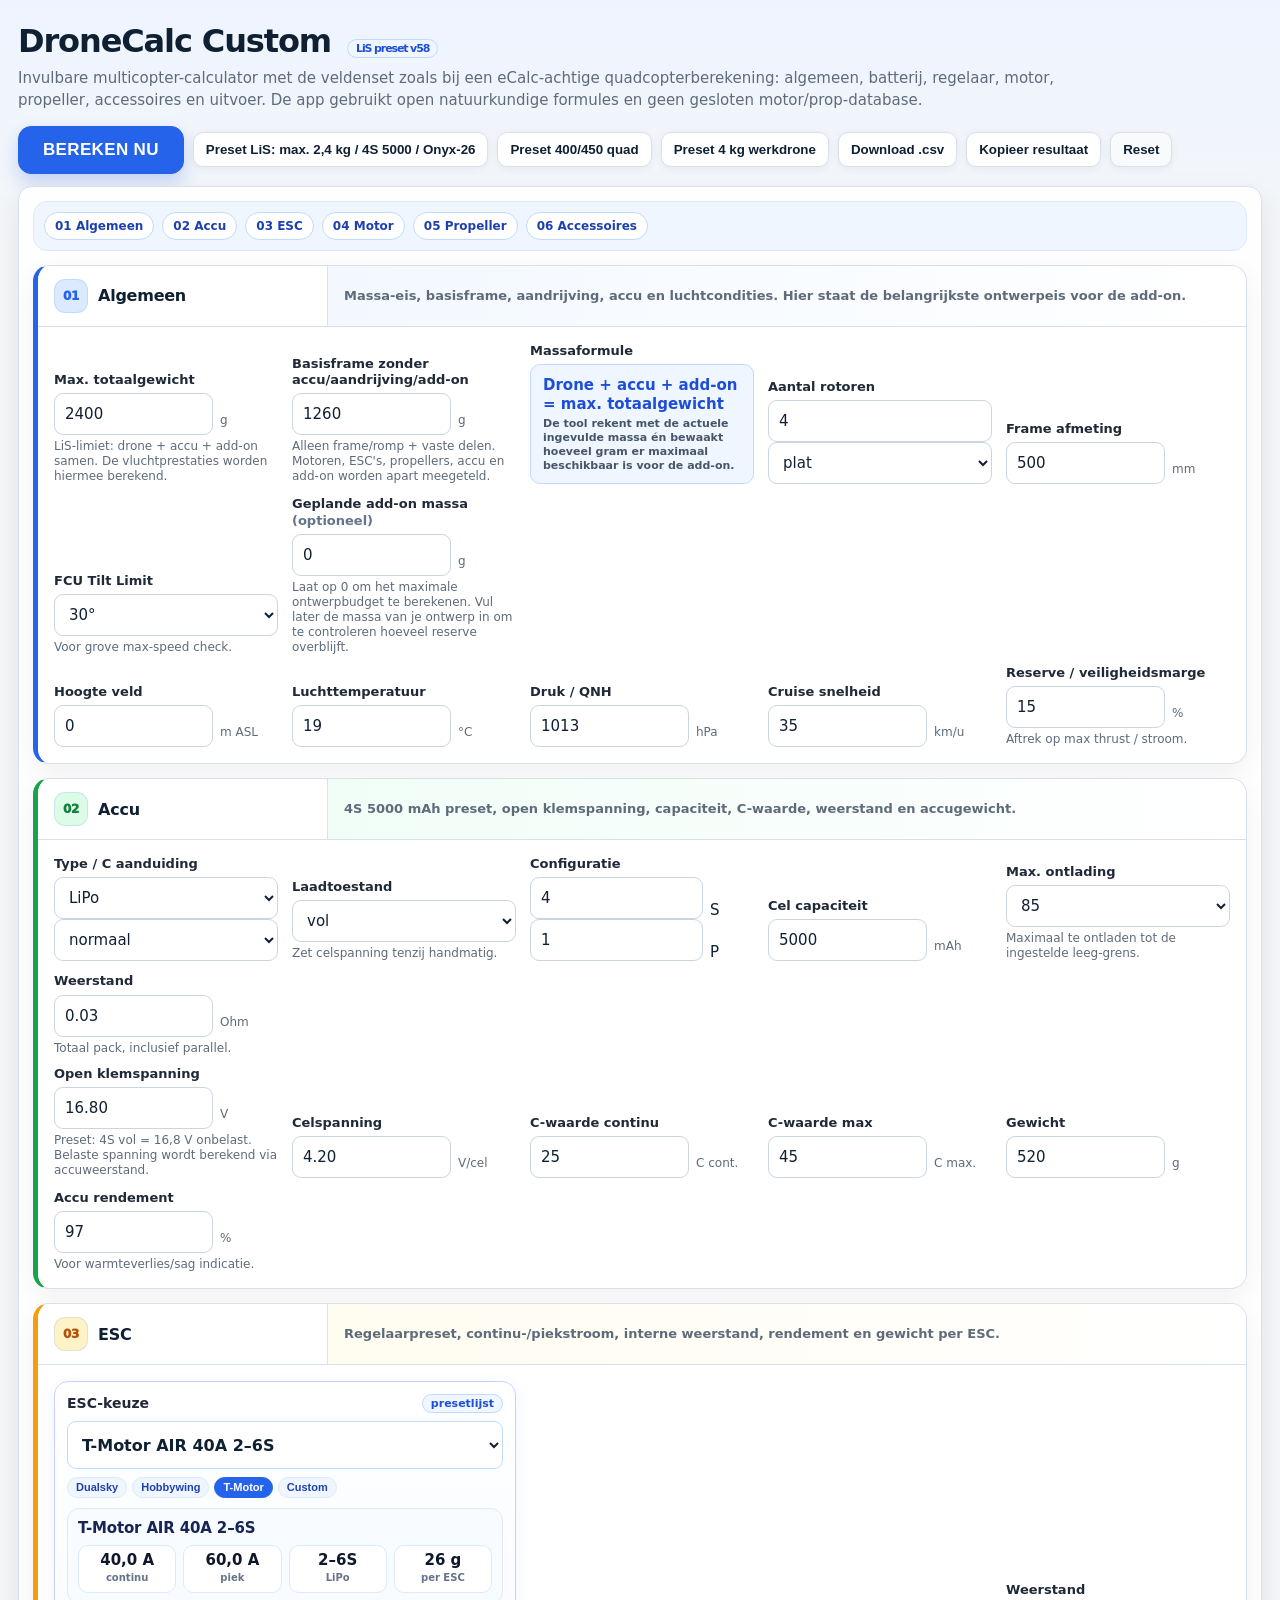
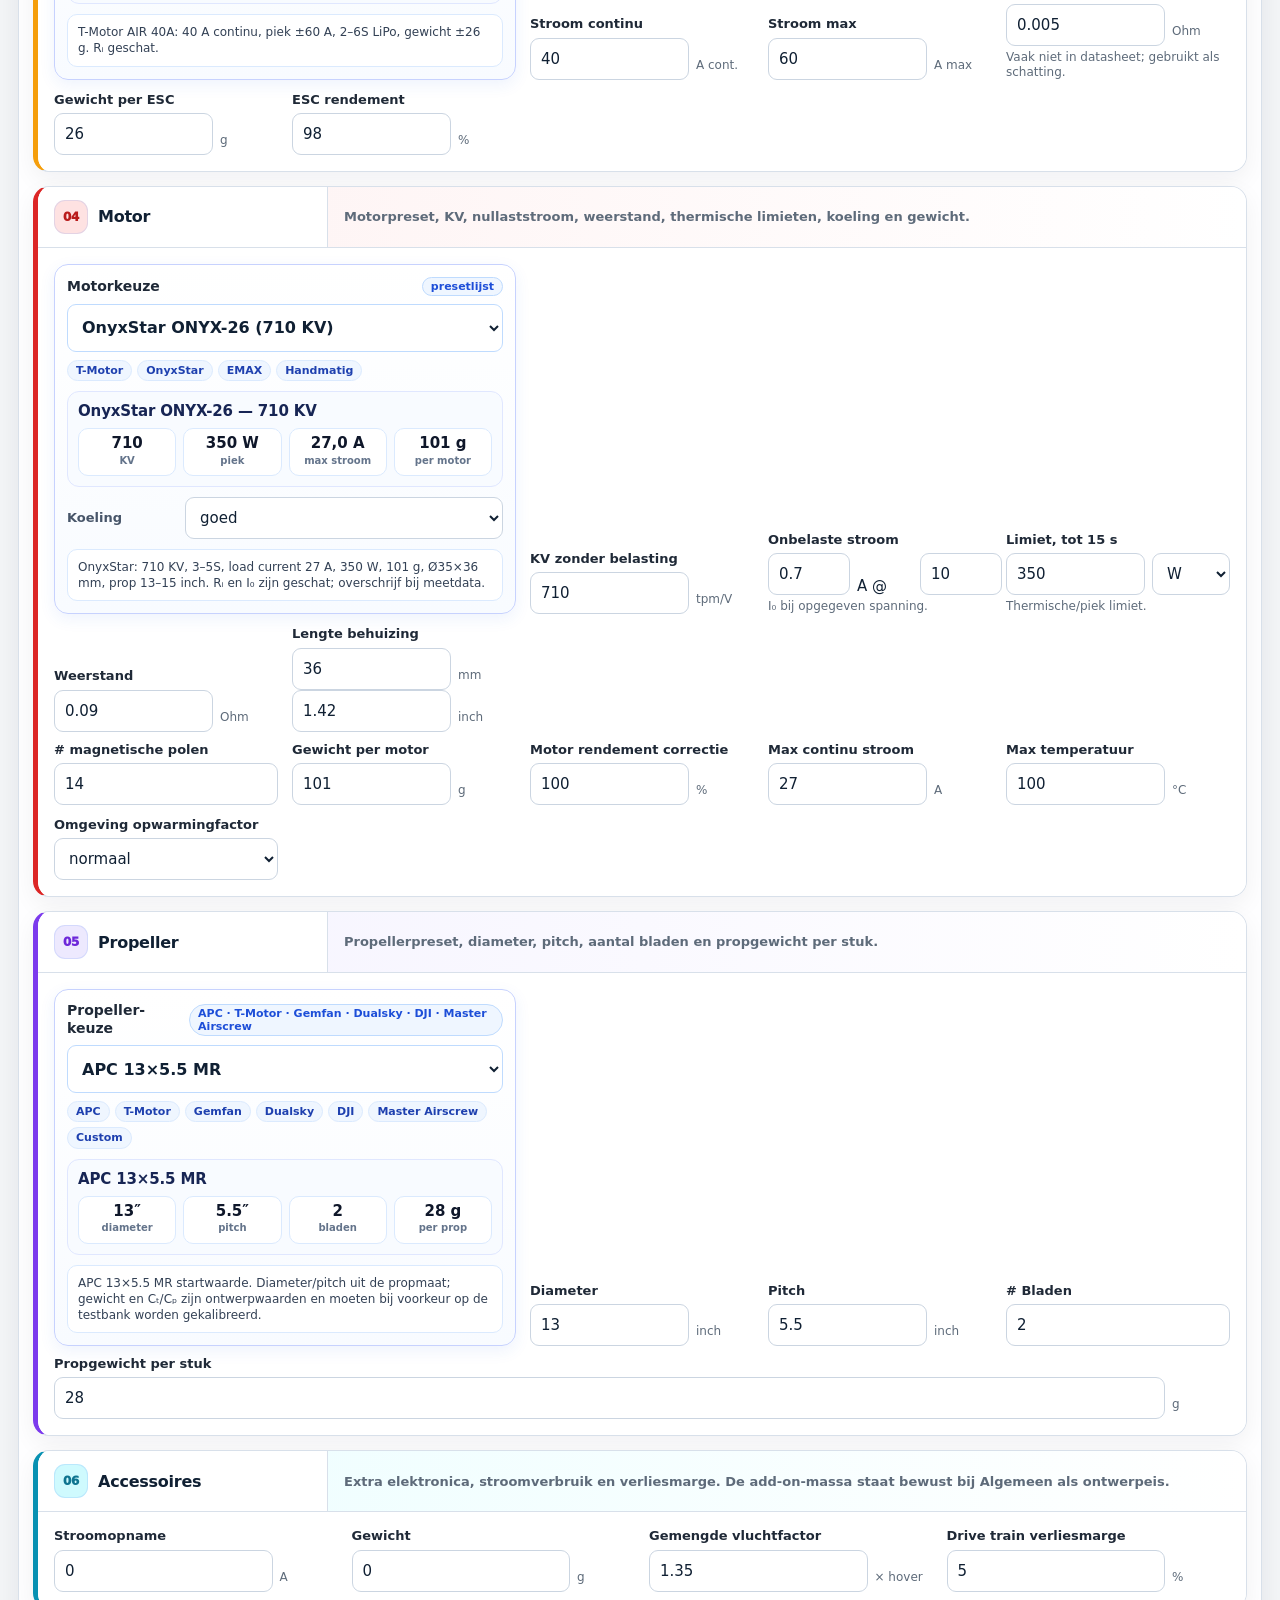
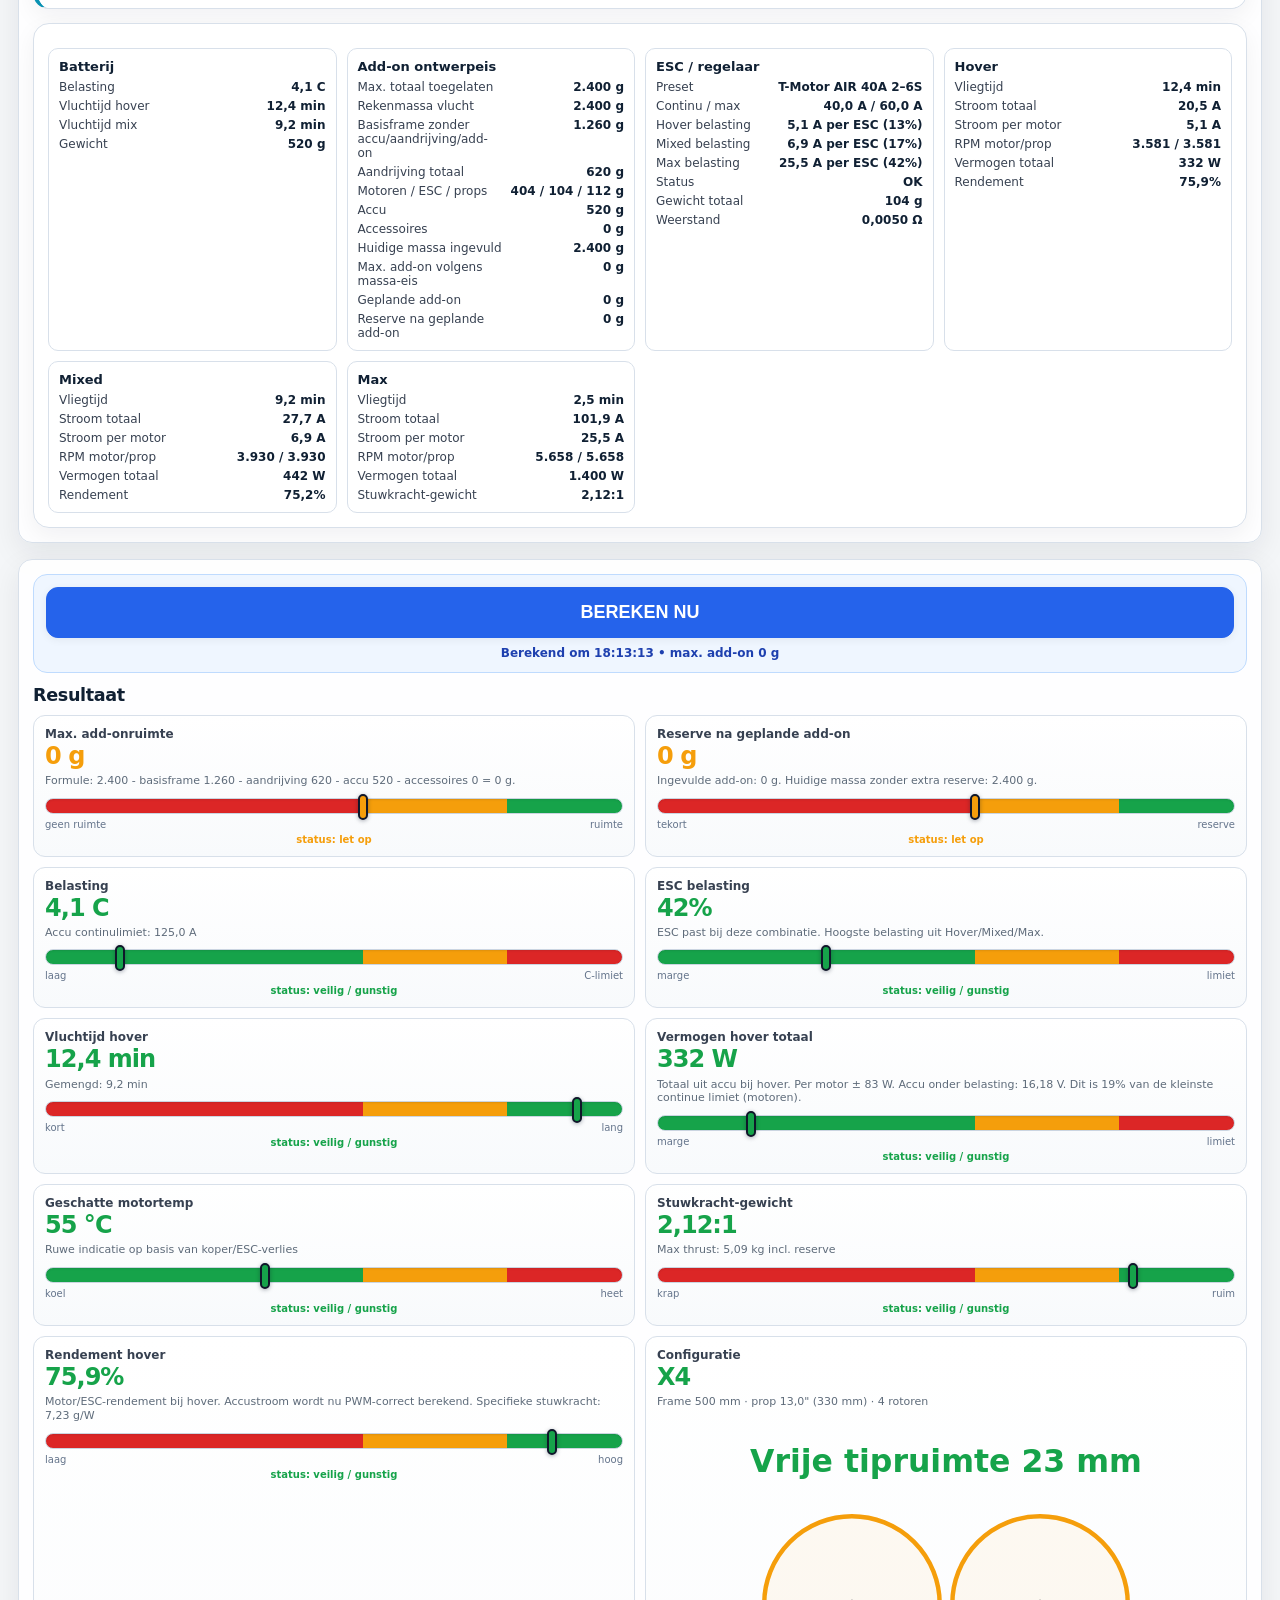
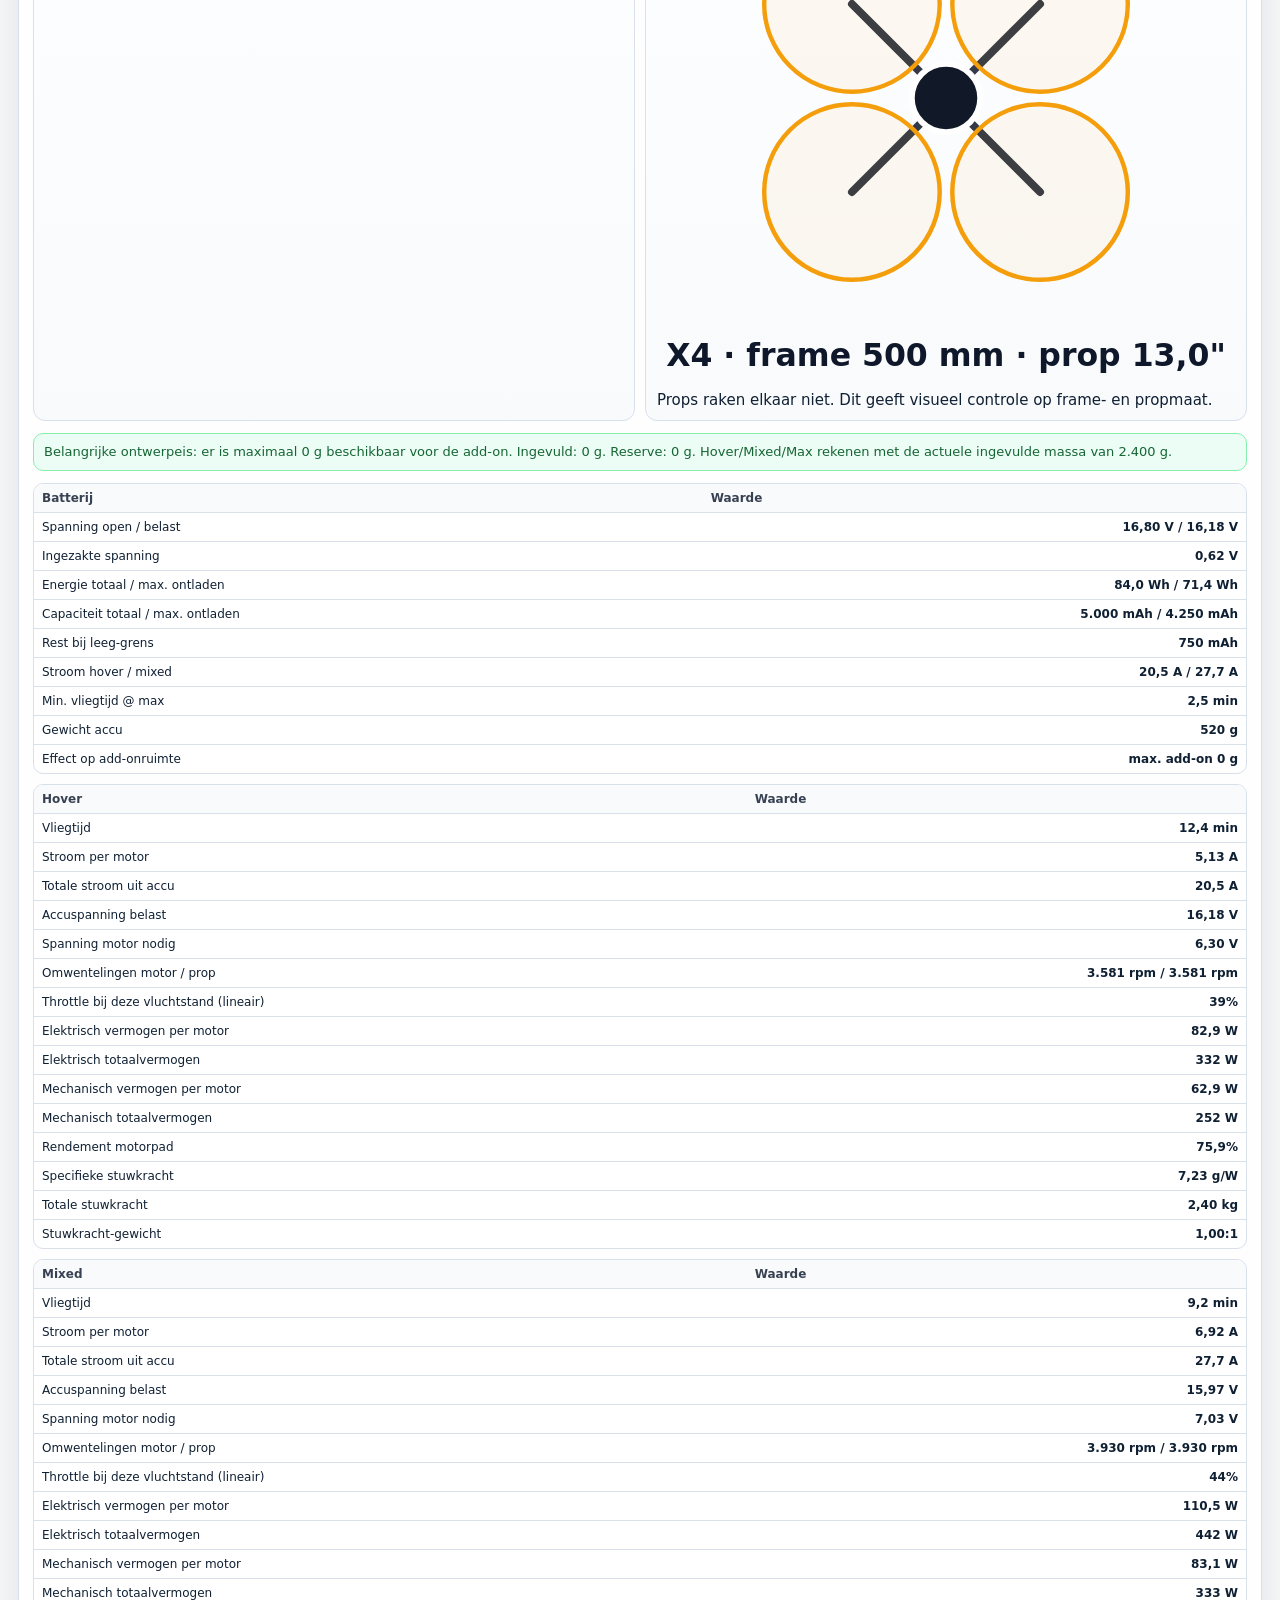
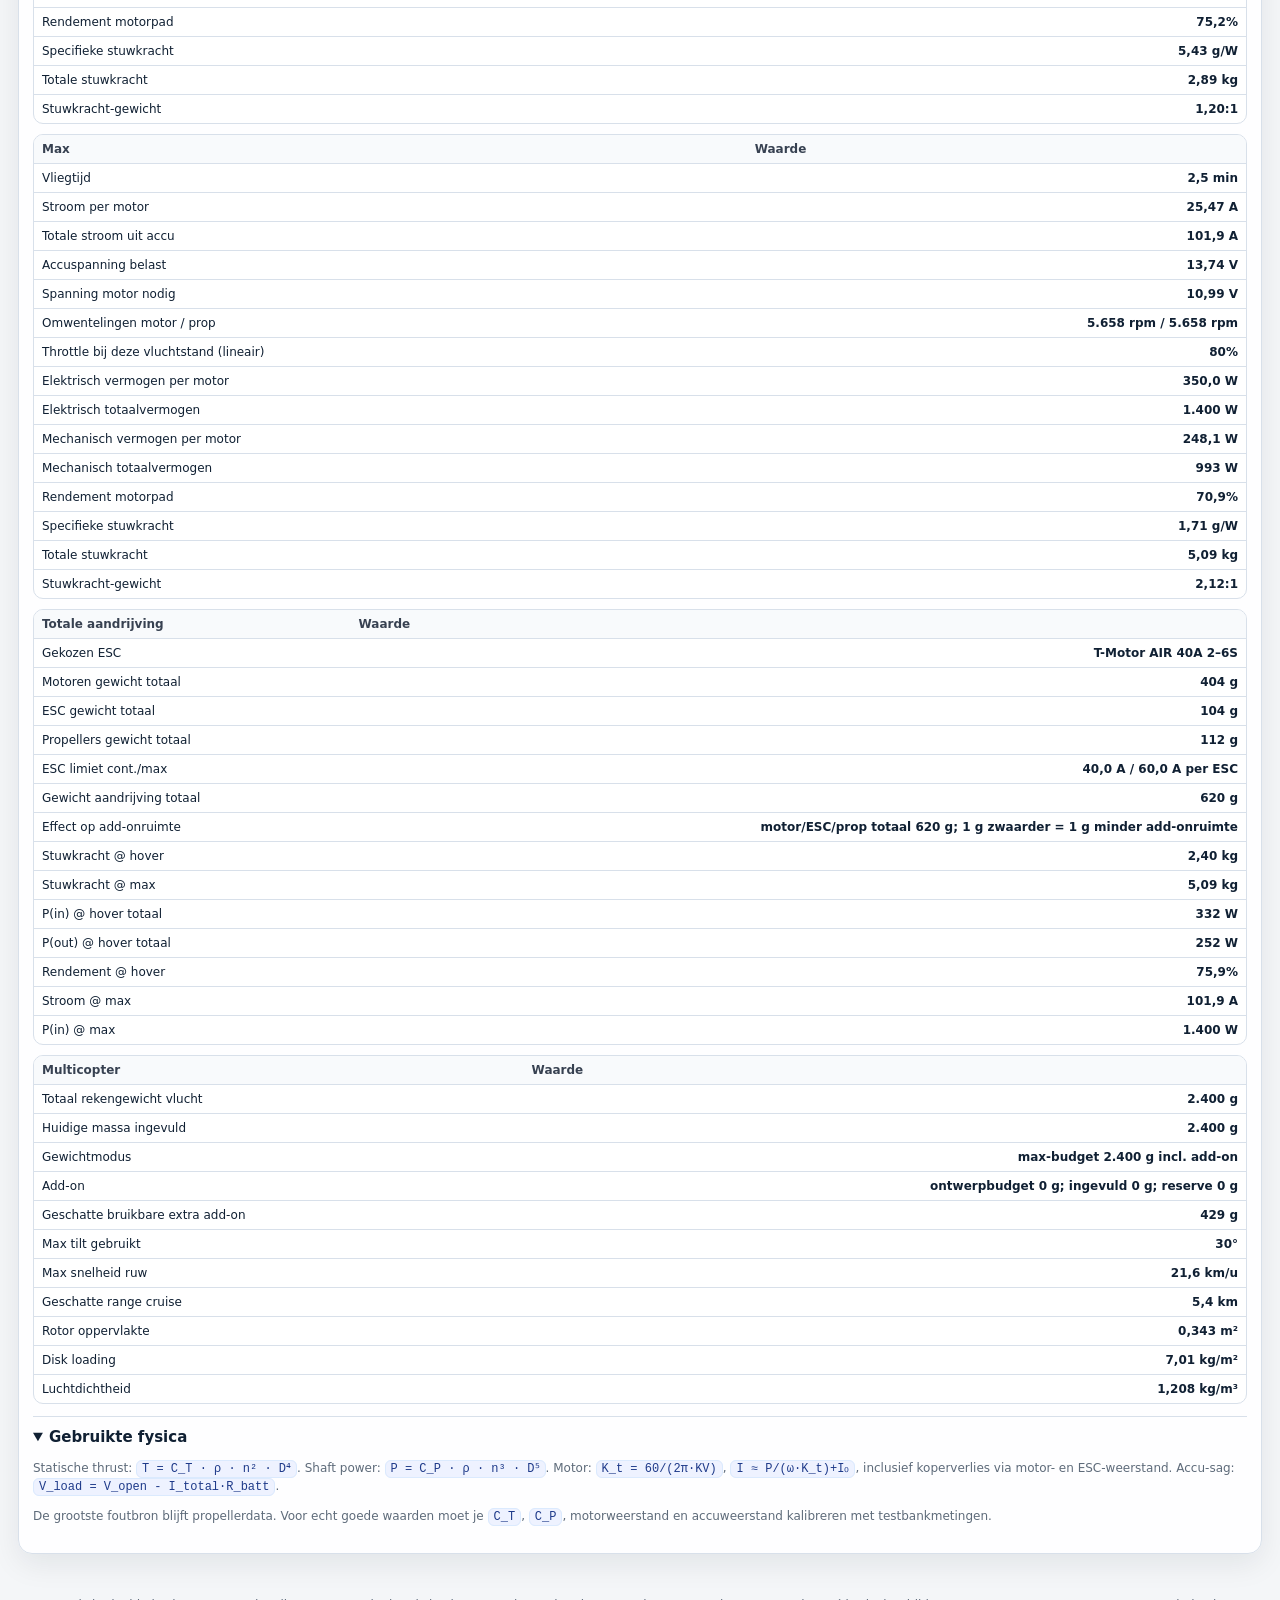
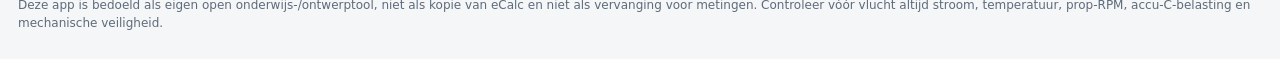
<file: dronecalc/index.html>
<!doctype html>
<html lang="nl">
<head>
  <meta charset="utf-8" />
  <meta name="viewport" content="width=device-width, initial-scale=1" />
  <title>DroneCalc Custom LiS v55 — multicopter calculator</title>
  <style>
    :root{
      --bg:#f4f6f8;--panel:#ffffff;--panel2:#f8fafc;--text:#102033;--muted:#5e6b7a;--line:#d8e0ea;
      --accent:#2563eb;--accent2:#dbeafe;--warn:#f59e0b;--bad:#dc2626;--good:#16a34a;--soft-red:#fdeaea;--soft-blue:#eef6ff;
      --input:#ffffff;--shadow:0 10px 30px rgba(15,23,42,.08);--radius:14px;
    }
    *{box-sizing:border-box}
    body{margin:0;background:linear-gradient(180deg,#eef4ff 0%,var(--bg) 240px);color:var(--text);font-family:system-ui,-apple-system,Segoe UI,Roboto,Arial,sans-serif;font-size:15px}
    header{max-width:1480px;margin:0 auto;padding:22px 18px 12px}
    h1{margin:0;font-size:clamp(1.7rem,2.5vw,2.6rem);letter-spacing:-.035em}
    .lead{margin-top:8px;color:var(--muted);line-height:1.45;max-width:1050px}
    .toolbar{display:flex;gap:9px;flex-wrap:wrap;margin-top:14px;align-items:center}
    button,.btn{border:1px solid var(--line);background:#fff;color:var(--text);padding:9px 12px;border-radius:10px;font-weight:650;cursor:pointer;box-shadow:0 2px 9px rgba(15,23,42,.06)}
    button:hover{border-color:var(--accent);transform:translateY(-1px)}
    button.primary{background:var(--accent);color:white;border-color:var(--accent)}
    .calc-main{font-size:17px;padding:13px 24px;border-radius:13px;letter-spacing:.02em;box-shadow:0 8px 18px rgba(37,99,235,.24)}
    .calc-action{position:sticky;top:0;z-index:5;border:1px solid #bfdbfe;background:#eff6ff;border-radius:14px;padding:12px;margin-bottom:12px}
    .calc-action button{width:100%;font-size:18px;padding:14px 18px;border-radius:12px}
    .calc-action .status{font-size:12px;color:#1e40af;margin-top:8px;text-align:center;font-weight:700}
    button.ghost{background:#f8fafc}
    main{max-width:1560px;margin:0 auto 42px;padding:0 18px;display:grid;grid-template-columns: minmax(900px,1fr) 420px;gap:16px;align-items:start}
    @media(max-width:1280px){main{grid-template-columns:1fr}.results{position:static!important}.widegrid{grid-template-columns:repeat(auto-fit,minmax(210px,1fr))}}
    @media(max-width:740px){main{padding:0 10px}.widegrid,.grid4,.grid3,.grid2{grid-template-columns:1fr!important}.rowline{grid-template-columns:1fr!important}.result-grid{grid-template-columns:1fr!important}}
    .card{background:rgba(255,255,255,.94);border:1px solid var(--line);border-radius:var(--radius);box-shadow:var(--shadow);overflow:hidden}
    .card-pad{padding:14px}

    .chapter-strip{margin:14px 14px 0;padding:10px;border:1px solid #dbeafe;background:#eff6ff;border-radius:14px;display:flex;gap:8px;flex-wrap:wrap}
    .chapter-strip span{background:#fff;border:1px solid #bfdbfe;color:#1e40af;border-radius:999px;padding:6px 10px;font-size:12px;font-weight:850;white-space:nowrap}
    .section{margin:14px;border:1px solid var(--line);border-radius:16px;overflow:hidden;background:#fff;box-shadow:0 8px 24px rgba(15,23,42,.055)}
    .section:first-child{margin-top:14px}
    .section-title{display:grid;grid-template-columns:minmax(210px,290px) 1fr;align-items:stretch;border-bottom:1px solid var(--line);font-weight:850;background:linear-gradient(90deg,#f8fafc,#ffffff)}

    .section.design-warn{border-color:#f59e0b;box-shadow:0 0 0 3px rgba(245,158,11,.18),0 8px 24px rgba(245,158,11,.10)}
    .section.design-warn .section-title{background:linear-gradient(90deg,#fffbeb,#ffffff)}
    .section.design-bad{border-color:#dc2626;box-shadow:0 0 0 3px rgba(220,38,38,.18),0 8px 24px rgba(220,38,38,.10)}
    .section.design-bad .section-title{background:linear-gradient(90deg,#fef2f2,#ffffff)}
    input.design-warn,select.design-warn{border-color:#f59e0b!important;background:#fffbeb!important;box-shadow:0 0 0 3px rgba(245,158,11,.12)}
    input.design-bad,select.design-bad{border-color:#dc2626!important;background:#fff1f2!important;box-shadow:0 0 0 3px rgba(220,38,38,.12)}
    .resultbox.design-warn{border-color:#f59e0b;background:#fffbeb}
    .resultbox.design-bad{border-color:#dc2626;background:#fff1f2}
    .section-title .name{display:flex;align-items:center;gap:10px;padding:13px 16px;background:#fff;border-right:1px solid var(--line);font-size:16px;letter-spacing:-.015em}
    .section-title .name::before{display:inline-grid;place-items:center;width:34px;height:34px;border-radius:11px;background:var(--accent2);color:var(--accent);font-size:12px;font-weight:950;box-shadow:inset 0 0 0 1px rgba(37,99,235,.12)}
    .section.general .section-title .name::before{content:"01"}
    .section.battery .section-title .name::before{content:"02"}
    .section.drive .section-title .name::before{content:"03"}
    .section.motor .section-title .name::before{content:"04"}
    .section.prop .section-title .name::before{content:"05"}
    .section.accessories .section-title .name::before{content:"06"}
    .section-title .hint{padding:13px 16px;color:var(--muted);font-weight:650;font-size:13px;line-height:1.35;display:flex;align-items:center}
    .mode-display{border:1px solid #bfdbfe;background:#eff6ff;border-radius:10px;padding:11px 12px;font-weight:800;color:#1d4ed8;line-height:1.25}
    .mode-display small{display:block;margin-top:4px;color:#475569;font-weight:650;font-size:11px;line-height:1.25}
    .section.general{border-left:5px solid #2563eb}.section.general .section-title{background:linear-gradient(90deg,#eff6ff,#fff)}
    .section.battery{border-left:5px solid #16a34a}.section.battery .section-title{background:linear-gradient(90deg,#ecfdf5,#fff)}.section.battery .section-title .name::before{background:#dcfce7;color:#15803d}
    .section.drive{border-left:5px solid #f59e0b}.section.drive .section-title{background:linear-gradient(90deg,#fffbeb,#fff)}.section.drive .section-title .name::before{background:#fef3c7;color:#b45309}
    .section.motor{border-left:5px solid #dc2626}.section.motor .section-title{background:linear-gradient(90deg,#fef2f2,#fff)}.section.motor .section-title .name::before{background:#fee2e2;color:#b91c1c}
    .section.prop{border-left:5px solid #7c3aed}.section.prop .section-title{background:linear-gradient(90deg,#f5f3ff,#fff)}.section.prop .section-title .name::before{background:#ede9fe;color:#6d28d9}
    .section.accessories{border-left:5px solid #0891b2}.section.accessories .section-title{background:linear-gradient(90deg,#ecfeff,#fff)}.section.accessories .section-title .name::before{background:#cffafe;color:#0e7490}
    .section-body{padding:16px;background:#fff}
    @media(max-width:740px){.section{margin:10px}.section-title{grid-template-columns:1fr}.section-title .name{border-right:0;border-bottom:1px solid var(--line)}.section-title .hint{padding-top:10px}}
    .widegrid{display:grid;grid-template-columns:repeat(auto-fit,minmax(210px,1fr));gap:12px 14px;align-items:end}
    .grid4{display:grid;grid-template-columns:repeat(auto-fit,minmax(210px,1fr));gap:12px 14px;align-items:end}
    .grid3{display:grid;grid-template-columns:repeat(auto-fit,minmax(210px,1fr));gap:12px 14px;align-items:end}
    .grid2{display:grid;grid-template-columns:repeat(auto-fit,minmax(260px,1fr));gap:12px 14px;align-items:end}
    .rowline{display:grid;grid-template-columns:repeat(12,minmax(0,1fr));gap:10px;align-items:end;margin-bottom:10px}
    label{display:block;color:#1f2937;font-size:13px;font-weight:750;margin-bottom:5px;line-height:1.25}
    .sub{font-size:12px;color:var(--muted);margin-top:4px;line-height:1.25}
    input,select,textarea{width:100%;min-height:42px;background:var(--input);border:1px solid #cbd5e1;border-radius:9px;padding:9px 10px;font:inherit;font-size:15px;color:var(--text);outline:none}
    input:focus,select:focus,textarea:focus{border-color:var(--accent);box-shadow:0 0 0 3px rgba(37,99,235,.12)}
    input[readonly]{background:#f1f5f9;color:#475569}
    .smallselect{min-width:0}
    .unitpair{display:grid;grid-template-columns:minmax(90px,1fr) minmax(58px,max-content);gap:7px;align-items:end}
    .unitpair .unit{font-size:12px;color:var(--muted);padding-bottom:8px;white-space:nowrap}
    .triplet{display:grid;grid-template-columns:minmax(82px,1fr) minmax(56px,max-content) minmax(82px,1fr);gap:7px;align-items:end}
    .compact{display:grid;grid-template-columns:minmax(82px,1fr) minmax(44px,max-content);gap:7px;align-items:end}
    .muted{color:var(--muted)}
    .limitrow{display:grid;grid-template-columns:minmax(100px,1fr) 78px;gap:7px;align-items:end}
    .field-note{border:1px solid #bfdbfe;background:#eff6ff;color:#1e40af;border-radius:10px;padding:9px 10px;font-size:12px;line-height:1.35;margin-top:6px}
    .preset-label{display:flex;align-items:center;gap:6px;justify-content:space-between}
    .results{position:fixed;top:12px;bottom:12px;right:max(18px,calc((100vw - 1560px)/2 + 18px));width:420px;overflow-y:auto;overscroll-behavior:contain;scrollbar-width:thin;z-index:20}
    @media(max-width:1280px){.results{position:static!important;width:auto;max-height:none;overflow:visible}}
    .results h2{margin:0 0 10px;font-size:1.1rem;letter-spacing:-.02em}
    .kpis{display:grid;grid-template-columns:repeat(2,minmax(0,1fr));gap:10px}
    .kpi{border:1px solid var(--line);border-radius:12px;background:linear-gradient(180deg,#fff,#f8fafc);padding:11px;min-height:86px}
    .kpi .label{font-size:12px;font-weight:750;color:#374151;margin-bottom:3px}
    .kpi .value{font-size:24px;font-weight:850;letter-spacing:-.04em;line-height:1.05}
    .kpi .note{font-size:11px;color:var(--muted);margin-top:5px;line-height:1.25}
    .good{color:var(--good)} .warn{color:var(--warn)} .bad{color:var(--bad)}
    .gauge{margin-top:10px;display:grid;gap:3px}
    .gauge svg{width:100%;height:74px;display:block;overflow:visible}
    .gauge .base{fill:none;stroke:#e5e7eb;stroke-width:9;stroke-linecap:round}
    .gauge .seg{fill:none;stroke-width:9;stroke-linecap:round}
    .gauge .tick{stroke:#94a3b8;stroke-width:1.4;stroke-linecap:round;opacity:.75}
    .gauge .needle-line{stroke:#111827;stroke-width:4;stroke-linecap:round;filter:drop-shadow(0 1px 1px rgba(15,23,42,.28))}
    .gauge .needle-tail{display:none}
    .gauge .hub{fill:#111827;stroke:#fff;stroke-width:2.2}
    .gauge-labels{display:flex;justify-content:space-between;font-size:10px;color:var(--muted);line-height:1;margin-top:-3px}
    .gauge-title{font-size:10px;color:#64748b;line-height:1.1;text-align:center;margin-top:-1px}
    .bar{display:none}
    .warnings{display:grid;gap:8px;margin:12px 0}
    .pill{border:1px solid var(--line);border-radius:10px;padding:9px 10px;background:#f8fafc;line-height:1.35;font-size:13px}
    .pill.good{border-color:#86efac;background:#ecfdf5;color:#166534}.pill.warn{border-color:#fcd34d;background:#fffbeb;color:#92400e}.pill.bad{border-color:#fecaca;background:#fef2f2;color:#991b1b}
    table{width:100%;border-collapse:separate;border-spacing:0;font-size:12px;margin-top:10px;border:1px solid var(--line);border-radius:10px;overflow:hidden;background:#fff}
    th,td{padding:7px 8px;border-bottom:1px solid var(--line);vertical-align:top;text-align:left}
    th{background:#f8fafc;color:#374151;font-weight:800} tr:last-child td{border-bottom:0} td:last-child{text-align:right;font-weight:650}
    details{border-top:1px solid var(--line);margin-top:12px;padding-top:10px;color:var(--muted);line-height:1.4}
    summary{cursor:pointer;color:var(--text);font-weight:800;margin-bottom:8px}
    code{background:#eef2ff;border:1px solid #dbeafe;border-radius:6px;padding:1px 5px;color:#1e3a8a}
    .calc-note{font-size:12px;color:var(--muted);line-height:1.45;margin-top:10px}
    .result-grid{display:grid;grid-template-columns:repeat(4,minmax(0,1fr));gap:10px;margin:10px 0 0}
    .resultbox{border:1px solid var(--line);background:#fff;border-radius:10px;padding:10px}
    .resultbox h3{margin:0 0 6px;font-size:13px}.resultbox dl{margin:0;display:grid;grid-template-columns:1fr auto;gap:5px 8px;font-size:12px}.resultbox dt{color:#374151}.resultbox dd{margin:0;font-weight:700;text-align:right}
    .footer{max-width:1480px;margin:0 auto 30px;padding:0 18px;color:var(--muted);font-size:12px;line-height:1.5}
    .badge{display:inline-flex;border:1px solid #bfdbfe;background:#eff6ff;color:#1d4ed8;border-radius:999px;padding:2px 8px;font-size:11px;font-weight:800;margin-left:6px}
    .preset-field{grid-column:span 2;align-self:stretch}
    .motor-preset-card{height:100%;border:1px solid #c7d2fe;background:linear-gradient(180deg,#ffffff,#f8fbff);border-radius:14px;padding:12px;box-shadow:0 5px 16px rgba(37,99,235,.08)}
    .motor-head{display:flex;align-items:center;justify-content:space-between;gap:10px;margin-bottom:8px}
    .motor-head label{margin:0;font-size:14px}
    .brand-pills{display:flex;flex-wrap:wrap;gap:5px;margin:8px 0 10px}
    .brand-pills span,.brand-pills button{border:1px solid #dbeafe;background:#eff6ff;color:#1e40af;border-radius:999px;padding:3px 8px;font-size:11px;font-weight:800;box-shadow:none;line-height:1.2}
    .brand-pills button{cursor:pointer}
    .brand-pills button:hover,.brand-pills button.active{background:#2563eb;color:#fff;border-color:#2563eb;transform:none}
    select.motor-select{min-height:48px;font-weight:800;font-size:16px;border-color:#bfdbfe;background:#fff}
    .motor-summary{border:1px solid #e0e7ff;background:#f8fbff;border-radius:12px;padding:10px;margin-top:10px}
    .motor-summary-title{font-weight:850;color:#172554;letter-spacing:-.01em;margin-bottom:8px}
    .motor-summary-grid{display:grid;grid-template-columns:repeat(4,minmax(0,1fr));gap:7px}
    .motor-summary-grid div{border:1px solid #dbeafe;background:#fff;border-radius:10px;padding:7px;text-align:center;min-height:48px}
    .motor-summary-grid strong{display:block;font-size:15px;line-height:1.05;color:#0f172a}
    .motor-summary-grid span{display:block;font-size:10px;color:#64748b;margin-top:3px;font-weight:750}
    .cooling-row{display:grid;grid-template-columns:110px 1fr;gap:8px;align-items:center;margin-top:10px}
    .cooling-row label{margin:0;color:#475569}
    .motor-preset-card .field-note{margin-top:10px;background:#fff;color:#334155;border-color:#dbeafe}
    @media(max-width:740px){.preset-field{grid-column:auto}.motor-summary-grid{grid-template-columns:repeat(2,minmax(0,1fr))}.cooling-row{grid-template-columns:1fr}}


    /* v45: rustige statusbalk in plaats van grote wijzermeter */
    .kpi{min-height:128px;overflow:hidden}
    .gauge{margin-top:10px;display:block}
    .status-strip{position:relative;height:16px;border-radius:999px;overflow:visible;border:1px solid #cbd5e1;background:#e5e7eb;box-shadow:inset 0 1px 2px rgba(15,23,42,.10)}
    .status-strip.highGood{background:linear-gradient(90deg,#dc2626 0%,#dc2626 55%,#f59e0b 55%,#f59e0b 80%,#16a34a 80%,#16a34a 100%)}
    .status-strip.highBad{background:linear-gradient(90deg,#16a34a 0%,#16a34a 55%,#f59e0b 55%,#f59e0b 80%,#dc2626 80%,#dc2626 100%)}
    .status-marker{position:absolute;top:-5px;width:10px;height:26px;border-radius:999px;transform:translateX(-50%);border:2px solid #0f172a;box-shadow:0 1px 4px rgba(15,23,42,.35);z-index:2}
    .status-marker.good{background:#16a34a}.status-marker.warn{background:#f59e0b}.status-marker.bad{background:#dc2626}
    .status-labels{display:flex;justify-content:space-between;gap:8px;margin-top:5px;font-size:10px;color:#64748b;line-height:1.1}
    .status-title{font-size:10px;line-height:1.1;margin-top:4px;text-align:center;font-weight:800}
    .status-title.good{color:#16a34a}.status-title.warn{color:#f59e0b}.status-title.bad{color:#dc2626}
    .gauge svg,.gauge-title,.gauge-labels{display:none!important}
  </style>
</head>
<body>
<header>
  <h1>DroneCalc Custom <span class="badge">LiS preset v58</span></h1>
  <div class="lead">Invulbare multicopter-calculator met de veldenset zoals bij een eCalc-achtige quadcopterberekening: algemeen, batterij, regelaar, motor, propeller, accessoires en uitvoer. De app gebruikt open natuurkundige formules en geen gesloten motor/prop-database.</div>
  <div class="toolbar">
    <button type="button" class="primary calc-main" id="calcBtn">BEREKEN NU</button>
    <button type="button" id="presetLiS">Preset LiS: max. 2,4 kg / 4S 5000 / Onyx-26</button>
    <button type="button" id="preset450">Preset 400/450 quad</button>
    <button type="button" id="presetHeavy">Preset 4 kg werkdrone</button>
    <button type="button" id="exportCsv">Download .csv</button>
    <button type="button" id="copyResult">Kopieer resultaat</button>
    <button type="button" id="resetBtn" class="ghost">Reset</button>
  </div>
</header>
<main>
  <section class="card">
    <form id="form" autocomplete="off">
      <div class="chapter-strip" aria-label="Invoerhoofdstukken">
        <span>01 Algemeen</span><span>02 Accu</span><span>03 ESC</span><span>04 Motor</span><span>05 Propeller</span><span>06 Accessoires</span>
      </div>
      <div class="section general">
        <div class="section-title"><div class="name">Algemeen</div><div class="hint">Massa-eis, basisframe, aandrijving, accu en luchtcondities. Hier staat de belangrijkste ontwerpeis voor de add-on.</div></div>
        <div class="section-body">
          <div class="widegrid">
            <div>
              <label>Max. totaalgewicht</label>
              <div class="unitpair"><input id="modelWeightG" type="number" step="1" value="2400"><div class="unit">g</div></div>
              <div class="sub">LiS-limiet: drone + accu + add-on samen. De vluchtprestaties worden hiermee berekend.</div>
            </div>
            <div>
              <label>Basisframe zonder accu/aandrijving/add-on</label>
              <div class="unitpair"><input id="baseDroneG" type="number" step="1" value="1260"><div class="unit">g</div></div>
              <div class="sub">Alleen frame/romp + vaste delen. Motoren, ESC's, propellers, accu en add-on worden apart meegeteld.</div>
            </div>
            <div>
              <label>Massaformule</label>
              <select id="weightMode" style="display:none" aria-hidden="true">
                <option value="lisMax2400" selected>Drone + accu + add-on = max. totaalgewicht</option>
              </select>
              <div class="mode-display">
                Drone + accu + add-on = max. totaalgewicht
                <small>De tool rekent met de actuele ingevulde massa én bewaakt hoeveel gram er maximaal beschikbaar is voor de add-on.</small>
              </div>
            </div>
            <div>
              <label>Aantal rotoren</label>
              <input id="rotors" type="number" step="1" min="1" value="4">
              <select id="configType"><option value="flat" selected>plat</option><option value="coax">coaxiaal</option><option value="x8">X8 / stacked</option><option value="other">anders</option></select>
            </div>
            <div>
              <label>Frame afmeting</label>
              <div class="unitpair"><input id="frameMm" type="number" step="1" value="500"><div class="unit">mm</div></div>
            </div>
            <div>
              <label>FCU Tilt Limit</label>
              <select id="tiltLimit"><option value="0">geen limiet</option><option value="20">20°</option><option value="25">25°</option><option value="30" selected>30°</option><option value="35">35°</option><option value="45">45°</option><option value="60">60°</option></select>
              <div class="sub">Voor grove max-speed check.</div>
            </div>
            <div>
              <label>Geplande add-on massa <span style="font-weight:600;color:#64748b">(optioneel)</span></label>
              <div class="unitpair"><input id="payloadG" type="number" step="1" value="0"><div class="unit">g</div></div>
              <div class="sub">Laat op 0 om het maximale ontwerpbudget te berekenen. Vul later de massa van je ontwerp in om te controleren hoeveel reserve overblijft.</div>
            </div>
          </div>
          <div class="widegrid" style="margin-top:10px">
            <div>
              <label>Hoogte veld</label>
              <div class="unitpair"><input id="altitudeM" type="number" step="1" value="0"><div class="unit">m ASL</div></div>
            </div>
            <div>
              <label>Luchttemperatuur</label>
              <div class="unitpair"><input id="tempC" type="number" step="0.1" value="19"><div class="unit">°C</div></div>
            </div>
            <div>
              <label>Druk / QNH</label>
              <div class="unitpair"><input id="qnhHpa" type="number" step="1" value="1013"><div class="unit">hPa</div></div>
            </div>
            <input id="cda" type="hidden" value="0.16">
            <div>
              <label>Cruise snelheid</label>
              <div class="unitpair"><input id="cruiseKmh" type="number" step="1" value="35"><div class="unit">km/u</div></div>
            </div>
            <div>
              <label>Reserve / veiligheidsmarge</label>
              <div class="unitpair"><input id="reservePct" type="number" step="1" value="15"><div class="unit">%</div></div>
              <div class="sub">Aftrek op max thrust / stroom.</div>
            </div>
          </div>
        </div>
      </div>

      <div class="section battery">
        <div class="section-title"><div class="name">Accu</div><div class="hint">4S 5000 mAh preset, open klemspanning, capaciteit, C-waarde, weerstand en accugewicht.</div></div>
        <div class="section-body">
          <div class="widegrid">
            <div>
              <label>Type / C aanduiding</label>
              <select id="batteryType"><option value="lipo" selected>LiPo</option><option value="liion">Li-ion</option><option value="lifepo">LiFePO4</option><option value="nimh">NiMH</option><option value="custom">custom</option></select>
              <select id="loadRatingMode"><option value="normal" selected>normaal</option><option value="conservative">conservatief</option><option value="aggressive">agressief</option></select>
            </div>
            <div>
              <label>Laadtoestand</label>
              <select id="chargeState"><option value="full" selected>vol</option><option value="normal">normaal</option><option value="storage">storage</option><option value="low">laag</option><option value="manual">handmatig</option></select>
              <div class="sub">Zet celspanning tenzij handmatig.</div>
            </div>
            <div>
              <label>Configuratie</label>
              <div class="compact"><input id="cellsS" type="number" step="1" min="1" value="4"><div class="unit">S</div></div>
              <div class="compact"><input id="packsP" type="number" step="1" min="1" value="1"><div class="unit">P</div></div>
            </div>
            <div>
              <label>Cel capaciteit</label>
              <div class="unitpair"><input id="cellCapacityMah" type="number" step="10" value="5000"><div class="unit">mAh</div></div>
            </div>
            <div>
              <label>Max. ontlading</label>
              <select id="usablePct"><option>60</option><option>70</option><option>80</option><option selected>85</option><option>90</option><option>95</option><option>100</option></select>
              <div class="sub">Maximaal te ontladen tot de ingestelde leeg-grens.</div>
            </div>
            <div>
              <label>Weerstand</label>
              <div class="unitpair"><input id="batteryResistanceOhm" type="number" step="0.001" value="0.030"><div class="unit">Ohm</div></div>
              <div class="sub">Totaal pack, inclusief parallel.</div>
            </div>
          </div>
          <div class="widegrid" style="margin-top:10px">
            <div>
              <label>Open klemspanning</label>
              <div class="unitpair"><input id="batteryVoltageV" type="number" step="0.01" value="16.8"><div class="unit">V</div></div>
              <div class="sub">Preset: 4S vol = 16,8 V onbelast. Belaste spanning wordt berekend via accuweerstand.</div>
            </div>
            <div>
              <label>Celspanning</label>
              <div class="unitpair"><input id="cellVoltageV" type="number" step="0.01" value="4.20"><div class="unit">V/cel</div></div>
            </div>
            <div>
              <label>C-waarde continu</label>
              <div class="unitpair"><input id="cCont" type="number" step="1" value="25"><div class="unit">C cont.</div></div>
            </div>
            <div>
              <label>C-waarde max</label>
              <div class="unitpair"><input id="cMax" type="number" step="1" value="45"><div class="unit">C max.</div></div>
            </div>
            <div>
              <label>Gewicht</label>
              <div class="unitpair"><input id="batteryWeightG" type="number" step="1" value="520"><div class="unit">g</div></div>
            </div>
            <div>
              <label>Accu rendement</label>
              <div class="unitpair"><input id="batteryEffPct" type="number" step="1" value="97"><div class="unit">%</div></div>
              <div class="sub">Voor warmteverlies/sag indicatie.</div>
            </div>
          </div>
        </div>
      </div>

      <div class="section drive">
        <div class="section-title"><div class="name">ESC</div><div class="hint">Regelaarpreset, continu-/piekstroom, interne weerstand, rendement en gewicht per ESC.</div></div>
        <div class="section-body">
          <div class="widegrid">
            <div class="preset-field">
              <div class="motor-preset-card">
                <div class="motor-head">
                  <label>ESC-keuze</label>
                  <span class="badge">presetlijst</span>
                </div>
                <select id="escPreset" class="motor-select">
                  <option value="custom">Custom / eigen ESC</option>
                  <optgroup label="Dualsky">
                    <option value="dualsky_xc301mr">Dualsky XC-301-MR — 30 A 2–6S</option>
                    <option value="dualsky_xc401mr">Dualsky XC-401-MR — 40 A 2–6S</option>
                  </optgroup>
                  <optgroup label="Hobbywing">
                    <option value="hobbywing_xrotor40">Hobbywing XRotor 40A 6S</option>
                    <option value="hobbywing_xrotorpro40">Hobbywing XRotor Pro 40A 6S</option>
                  </optgroup>
                  <optgroup label="T-Motor">
                    <option value="tmotor_air40" selected>T-Motor AIR 40A 2–6S</option>
                    <option value="tmotor_alpha40">T-Motor ALPHA 40A 6S FOC</option>
                  </optgroup>
                </select>
                <input id="escType" type="hidden" value="T-Motor AIR 40A 2–6S">
                <div class="brand-pills esc-brand-pills" aria-label="Snelle ESC merkkeuze">
                  <button type="button" data-esc-select="dualsky_xc301mr">Dualsky</button>
                  <button type="button" data-esc-select="hobbywing_xrotor40">Hobbywing</button>
                  <button type="button" data-esc-select="tmotor_air40">T-Motor</button>
                  <button type="button" data-esc-select="custom">Custom</button>
                </div>
                <div class="motor-summary" aria-live="polite">
                  <div class="motor-summary-title" id="escPresetTitle">T-Motor AIR 40A 2–6S</div>
                  <div class="motor-summary-grid">
                    <div><strong id="escPresetCont">40 A</strong><span>continu</span></div>
                    <div><strong id="escPresetMax">60 A</strong><span>piek</span></div>
                    <div><strong id="escPresetCells">2–6S</strong><span>LiPo</span></div>
                    <div><strong id="escPresetWeight">26 g</strong><span>per ESC</span></div>
                  </div>
                </div>
                <div id="escPresetNote" class="field-note">T-Motor AIR 40A: 40 A continu, piek ±60 A, 2–6S LiPo, gewicht ±26 g. Interne weerstand is geschat voor warmte-/verliesberekening.</div>
              </div>
            </div>
            <div>
              <label>Stroom continu</label>
              <div class="unitpair"><input id="escContA" type="number" step="0.1" value="40"><div class="unit">A cont.</div></div>
            </div>
            <div>
              <label>Stroom max</label>
              <div class="unitpair"><input id="escMaxA" type="number" step="0.1" value="60"><div class="unit">A max</div></div>
            </div>
            <div>
              <label>Weerstand</label>
              <div class="unitpair"><input id="escResistanceOhm" type="number" step="0.001" value="0.005"><div class="unit">Ohm</div></div>
              <div class="sub">Vaak niet in datasheet; gebruikt als schatting.</div>
            </div>
            <div>
              <label>Gewicht per ESC</label>
              <div class="unitpair"><input id="escWeightG" type="number" step="1" value="26"><div class="unit">g</div></div>
            </div>
            <div>
              <label>ESC rendement</label>
              <div class="unitpair"><input id="escEffPct" type="number" step="1" value="98"><div class="unit">%</div></div>
            </div>
          </div>
        </div>
      </div>

            <div class="section motor">
        <div class="section-title"><div class="name">Motor</div><div class="hint">Motorpreset, KV, nullaststroom, weerstand, thermische limieten, koeling en gewicht.</div></div>
        <div class="section-body">
          <div class="widegrid">
            <div class="preset-field">
              <div class="motor-preset-card">
                <div class="motor-head">
                  <label>Motorkeuze</label>
                  <span class="badge">presetlijst</span>
                </div>
                <select id="motorPreset" class="motor-select">
                  <option value="custom">Handmatig / eigen motor</option>
                  <optgroup label="T-Motor / Tiger Motor">
                    <option value="tmotor_mn2212_920">T-Motor MN2212 V2.0 (920 KV)</option>
                    <option value="tmotor_mn3508_380">T-Motor MN3508 (380 KV)</option>
                  </optgroup>
                  <optgroup label="OnyxStar">
                    <option value="onyx_22_840">OnyxStar ONYX-22 (840 KV)</option>
                    <option value="onyx_26_710" selected>OnyxStar ONYX-26 (710 KV)</option>
                    <option value="onyx_28_760">OnyxStar ONYX-28 (760 KV)</option>
                    <option value="onyx_35_650">OnyxStar ONYX-35 (650 KV)</option>
                  </optgroup>
                  <optgroup label="EMAX">
                    <option value="emax_mt2213_935">EMAX MT2213 (935 KV)</option>
                    <option value="emax_eco2_2807_1300">EMAX ECO II 2807 (1300 KV)</option>
                  </optgroup>
                </select>
                <input id="motorType" type="hidden" value="OnyxStar ONYX-26 — 710 KV">
                <div class="brand-pills" aria-hidden="true"><span>T-Motor</span><span>OnyxStar</span><span>EMAX</span><span>Handmatig</span></div>
                <div class="motor-summary" aria-live="polite">
                  <div class="motor-summary-title" id="motorPresetTitle">OnyxStar ONYX-26 — 710 KV</div>
                  <div class="motor-summary-grid">
                    <div><strong id="motorPresetKv">710</strong><span>KV</span></div>
                    <div><strong id="motorPresetPower">350 W</strong><span>piek</span></div>
                    <div><strong id="motorPresetCurrent">27 A</strong><span>max stroom</span></div>
                    <div><strong id="motorPresetWeight">101 g</strong><span>per motor</span></div>
                  </div>
                </div>
                <div class="cooling-row">
                  <label>Koeling</label>
                  <select id="motorCooling"><option value="good" selected>goed</option><option value="medium">normaal</option><option value="poor">slecht</option></select>
                </div>
                <div id="motorPresetNote" class="field-note">OnyxStar ONYX-26: 710 KV, 3–5S, 27 A, 350 W, 101 g. Rᵢ en I₀ zijn geschat; overschrijf bij meetdata.</div>
              </div>
            </div>
            <div>
              <label>KV zonder belasting</label>
              <div class="unitpair"><input id="motorKv" type="number" step="1" value="710"><div class="unit">tpm/V</div></div>
            </div>
            <div>
              <label>Onbelaste stroom</label>
              <div class="triplet"><input id="motorI0A" type="number" step="0.01" value="0.7"><div class="unit">A @</div><input id="motorI0V" type="number" step="0.1" value="10"></div>
              <div class="sub">I₀ bij opgegeven spanning.</div>
            </div>
            <div>
              <label>Limiet, tot 15 s</label>
              <div class="limitrow"><input id="motorLimitValue" type="number" step="1" value="350"><select id="motorLimitMode"><option value="W" selected>W</option><option value="A">A</option></select></div>
              <div class="sub">Thermische/piek limiet.</div>
            </div>
            <div>
              <label>Weerstand</label>
              <div class="unitpair"><input id="motorResistanceOhm" type="number" step="0.001" value="0.09"><div class="unit">Ohm</div></div>
            </div>
            <div>
              <label>Lengte behuizing</label>
              <div class="unitpair"><input id="motorLengthMm" type="number" step="0.1" value="36"><div class="unit">mm</div></div>
              <div class="unitpair"><input id="motorLengthIn" type="number" step="0.01"><div class="unit">inch</div></div>
            </div>
          </div>
          <div class="widegrid" style="margin-top:10px">
            <div><label># magnetische polen</label><input id="motorPoles" type="number" step="2" value="14"></div>
            <div><label>Gewicht per motor</label><div class="unitpair"><input id="motorWeightG" type="number" step="1" value="101"><div class="unit">g</div></div></div>
            <div><label>Motor rendement correctie</label><div class="unitpair"><input id="motorEffCorrPct" type="number" step="1" value="100"><div class="unit">%</div></div></div>
            <div><label>Max continu stroom</label><div class="unitpair"><input id="motorContA" type="number" step="0.1" value="27"><div class="unit">A</div></div></div>
            <div><label>Max temperatuur</label><div class="unitpair"><input id="motorMaxTempC" type="number" step="1" value="100"><div class="unit">°C</div></div></div>
            <div><label>Omgeving opwarmingfactor</label><select id="coolingFactor"><option value="0.8">sterke koeling</option><option value="1" selected>normaal</option><option value="1.25">slechte koeling</option></select></div>
          </div>
        </div>
      </div>

      <div class="section prop">
        <div class="section-title"><div class="name">Propeller</div><div class="hint">Propellerpreset, diameter, pitch, aantal bladen en propgewicht per stuk.</div></div>
        <div class="section-body">
          <div class="widegrid">
            <div class="preset-field">
              <div class="motor-preset-card">
                <div class="motor-head">
                  <label>Propeller-keuze</label>
                  <span class="badge">APC · T-Motor · Gemfan · Dualsky · DJI · Master Airscrew</span>
                </div>
                <select id="propPreset" class="motor-select">
                  <option value="custom">Custom / eigen propeller</option>
                  <optgroup label="APC">
                    <option value="apc_10x45mr">APC 10×4.5 MR</option>
                    <option value="apc_13x55mr" selected>APC 13×5.5 MR</option>
                  </optgroup>
                  <optgroup label="T-Motor">
                    <option value="tmotor_p13x44">T-Motor P13×4.4 CF</option>
                    <option value="tmotor_p15x5">T-Motor P15×5 CF</option>
                    <option value="tmotor_p21x63">T-Motor P21×6.3 CF</option>
                  </optgroup>
                  <optgroup label="Gemfan">
                    <option value="gemfan_1510x3">Gemfan 15×10×3 GF Nylon</option>
                    <option value="gemfan_16x8x3">Gemfan 16×8×3 GF Nylon</option>
                  </optgroup>
                  <optgroup label="Dualsky">
                    <option value="dualsky_13x55mr">Dualsky 13×5.5 MR</option>
                    <option value="dualsky_15x55mr">Dualsky 15×5.5 MR</option>
                  </optgroup>
                  <optgroup label="DJI">
                    <option value="dji_9450">DJI 9450 — 9.4×5.0</option>
                    <option value="dji_1345">DJI 1345 — 13×4.5</option>
                  </optgroup>
                  <optgroup label="Master Airscrew">
                    <option value="ma_10x45mr">Master Airscrew MR 10×4.5</option>
                    <option value="ma_13x6mr">Master Airscrew MR 13×6</option>
                  </optgroup>
                </select>
                <input id="propType" type="hidden" value="APC 13×5.5 MR">
                <div class="brand-pills" aria-hidden="true"><span>APC</span><span>T-Motor</span><span>Gemfan</span><span>Dualsky</span><span>DJI</span><span>Master Airscrew</span><span>Custom</span></div>
                <div class="motor-summary" aria-live="polite">
                  <div class="motor-summary-title" id="propPresetTitle">APC 13×5.5 MR</div>
                  <div class="motor-summary-grid">
                    <div><strong id="propPresetDia">13″</strong><span>diameter</span></div>
                    <div><strong id="propPresetPitch">5.5″</strong><span>pitch</span></div>
                    <div><strong id="propPresetBlades">2</strong><span>bladen</span></div>
                    <div><strong id="propPresetWeight">28 g</strong><span>per prop</span></div>
                  </div>
                </div>
                <div id="propPresetNote" class="field-note">APC 13×5.5 MR startwaarde. Diameter/pitch uit de propmaat; gewicht en Cₜ/Cₚ zijn ontwerpwaarden en moeten bij voorkeur op de testbank worden gekalibreerd.</div>
              </div>
            </div>
            <div>
              <label>Diameter</label>
              <div class="unitpair"><input id="propDiameterIn" type="number" step="0.1" value="13"><div class="unit">inch</div></div>
            </div>
            <div>
              <label>Pitch</label>
              <div class="unitpair"><input id="propPitchIn" type="number" step="0.1" value="5.5"><div class="unit">inch</div></div>
            </div>
            <div><label># Bladen</label><input id="bladeCount" type="number" step="1" min="1" value="2"></div>
          </div>
          <div class="widegrid" style="margin-top:10px">
            <div><label>Propgewicht per stuk</label><div class="unitpair"><input id="propWeightG" type="number" step="1" value="28"><div class="unit">g</div></div></div>
          </div>
          <div style="display:none" aria-hidden="true">
            <input id="tipMachLimit" type="number" step="0.01" value="0.65">
            <input id="propDiameterMm" type="number" step="1" value="330">
            <input id="propPitchMm" type="number" step="1" value="140">
            <input id="pConst" type="number" step="0.01" value="1.20">
            <input id="tConst" type="number" step="0.01" value="1.00">
            <input id="gearRatio" type="number" step="0.01" value="1">
            <input id="ctBase" type="number" step="0.001" value="0.115">
            <input id="cpBase" type="number" step="0.001" value="0.052">
            <input id="propMaxRpm" type="number" step="100" value="0">
            <input id="propEffPct" type="number" step="1" value="100">
          </div>
        </div>
      </div>

      <div class="section accessories">
        <div class="section-title"><div class="name">Accessoires</div><div class="hint">Extra elektronica, stroomverbruik en verliesmarge. De add-on-massa staat bewust bij Algemeen als ontwerpeis.</div></div>
        <div class="section-body">
          <div class="grid4">
            <div><label>Stroomopname</label><div class="unitpair"><input id="accessoryA" type="number" step="0.1" value="0"><div class="unit">A</div></div></div>
            <div><label>Gewicht</label><div class="unitpair"><input id="accessoryWeightG" type="number" step="1" value="0"><div class="unit">g</div></div></div>
            <div><label>Gemengde vluchtfactor</label><div class="unitpair"><input id="mixedFactor" type="number" step="0.05" value="1.35"><div class="unit">× hover</div></div></div>
            <div><label>Drive train verliesmarge</label><div class="unitpair"><input id="lossMarginPct" type="number" step="1" value="5"><div class="unit">%</div></div></div>
          </div>
        </div>
      </div>
    </form>

    <div class="card-pad section">
      <div class="result-grid" id="detailBoxes"></div>
    </div>
  </section>

  <aside class="card results">
    <div class="card-pad">
      <div class="calc-action">
        <button type="button" class="primary" id="calcBtnSide">BEREKEN NU</button>
        <div class="status" id="calcStatus">Klaar om te rekenen.</div>
      </div>
      <h2>Resultaat</h2>
      <div id="kpis" class="kpis"></div>
      <div id="warnings" class="warnings"></div>
      <div id="tables"></div>
      <details open>
        <summary>Gebruikte fysica</summary>
        <div class="calc-note">
          <p>Statische thrust: <code>T = C_T · ρ · n² · D⁴</code>. Shaft power: <code>P = C_P · ρ · n³ · D⁵</code>. Motor: <code>K_t = 60/(2π·KV)</code>, <code>I ≈ P/(ω·K_t)+I₀</code>, inclusief koperverlies via motor- en ESC-weerstand. Accu-sag: <code>V_load = V_open - I_total·R_batt</code>.</p>
          <p>De grootste foutbron blijft propellerdata. Voor echt goede waarden moet je <code>C_T</code>, <code>C_P</code>, motorweerstand en accuweerstand kalibreren met testbankmetingen.</p>
        </div>
      </details>
    </div>
  </aside>
</main>
<div class="footer">
  Deze app is bedoeld als eigen open onderwijs-/ontwerptool, niet als kopie van eCalc en niet als vervanging voor metingen. Controleer vóór vlucht altijd stroom, temperatuur, prop-RPM, accu-C-belasting en mechanische veiligheid.
</div>
<script>
(function(){
  const $ = (id)=>document.getElementById(id);
  const fields = Array.from(document.querySelectorAll('input, select, textarea'));
  const outputs = {last:null, csvRows:[]};
  let hasUnsavedChanges = false;
  function markDirty(){
    hasUnsavedChanges = true;
    const st=$('calcStatus');
    if(st) st.textContent='Instellingen gewijzigd — klik op BEREKEN NU om de uitvoer bij te werken.';
  }
  const G=9.80665, Rair=287.05;
  const motorPresets = {
    custom:{name:'Handmatig / eigen motor', note:'Handmatige invoer. Gebruik eigen datasheet of meetwaarden.', vals:{}},
    tmotor_mn2212_920:{name:'T-Motor MN2212 V2.0 — 920 KV', note:'Datasheet: 920 KV, I₀ 0,5 A @ 10 V, Rᵢ 142 mΩ, 15 A / 220 W, 54–65 g, 9N12P. Propadvies: 9–10 inch klasse.', vals:{motorKv:920,motorI0A:0.5,motorI0V:10,motorLimitValue:220,motorLimitMode:'W',motorResistanceOhm:0.142,motorLengthMm:26.5,motorPoles:12,motorWeightG:65,motorContA:15,motorMaxTempC:100}},
    tmotor_mn3508_380:{name:'T-Motor MN3508 — 380 KV', note:'Datasheet/retailer: 380 KV, I₀ 0,4 A @ 10 V, Rᵢ 205 mΩ, 14 A / ±310 W, ±82 g excl. kabels, 12N14P. Propadvies: circa 15×5.', vals:{motorKv:380,motorI0A:0.4,motorI0V:10,motorLimitValue:310,motorLimitMode:'W',motorResistanceOhm:0.205,motorLengthMm:26.5,motorPoles:14,motorWeightG:82,motorContA:14,motorMaxTempC:100}},
    onyx_22_840:{name:'OnyxStar ONYX-22 — 840 KV', note:'OnyxStar: 840 KV, 3–4S, load current 18 A, 200 W, 67 g, Ø28×32 mm, prop 9–11 inch. Rᵢ en I₀ zijn geschat; overschrijf bij meetdata.', vals:{motorKv:840,motorI0A:0.6,motorI0V:10,motorLimitValue:200,motorLimitMode:'W',motorResistanceOhm:0.12,motorLengthMm:32,motorPoles:14,motorWeightG:67,motorContA:18,motorMaxTempC:100}},
    onyx_26_710:{name:'OnyxStar ONYX-26 — 710 KV', note:'OnyxStar: 710 KV, 3–5S, load current 27 A, 350 W, 101 g, Ø35×36 mm, prop 13–15 inch. Rᵢ en I₀ zijn geschat; overschrijf bij meetdata.', vals:{motorKv:710,motorI0A:0.7,motorI0V:10,motorLimitValue:350,motorLimitMode:'W',motorResistanceOhm:0.09,motorLengthMm:36,motorPoles:14,motorWeightG:101,motorContA:27,motorMaxTempC:100}},
    onyx_28_760:{name:'OnyxStar ONYX-28 — 760 KV', note:'OnyxStar: 760 KV, 4–6S, load current 40 A, 450 W, 170 g, Ø35×48 mm, prop 13–15 inch. Rᵢ en I₀ zijn geschat; overschrijf bij meetdata.', vals:{motorKv:760,motorI0A:0.9,motorI0V:10,motorLimitValue:450,motorLimitMode:'W',motorResistanceOhm:0.06,motorLengthMm:48,motorPoles:14,motorWeightG:170,motorContA:40,motorMaxTempC:100}},
    onyx_35_650:{name:'OnyxStar ONYX-35 — 650 KV', note:'OnyxStar: 650 KV, 4–6S, load current 30 A, 650 W, 173 g, Ø38×43 mm, prop 14–16 inch. Rᵢ en I₀ zijn geschat; overschrijf bij meetdata.', vals:{motorKv:650,motorI0A:1.0,motorI0V:10,motorLimitValue:650,motorLimitMode:'W',motorResistanceOhm:0.05,motorLengthMm:43,motorPoles:14,motorWeightG:173,motorContA:30,motorMaxTempC:100}},
    emax_mt2213_935:{name:'EMAX MT2213 — 935 KV', note:'EMAX/retail specs: 935 KV, 3–4S, ±47–55 g, Ø27,9 mm, 1045 op 3S / 8045 op 4S. Voor Rᵢ/I₀ bestaan uiteenlopende opgaven; controleer eigen motor.', vals:{motorKv:935,motorI0A:1.6,motorI0V:10,motorLimitValue:260,motorLimitMode:'W',motorResistanceOhm:0.049,motorLengthMm:39.7,motorPoles:14,motorWeightG:55,motorContA:18,motorMaxTempC:100}},
    emax_eco2_2807_1300:{name:'EMAX ECO II 2807 — 1300 KV', note:'EMAX ECO II 2807: 1300 KV, 3–6S, I₀ ±1,3 A @ 10 V, Rᵢ ±58 mΩ, piek ±50–52 A / ±1310 W, 47,6 g, prop 6–7 inch.', vals:{motorKv:1300,motorI0A:1.3,motorI0V:10,motorLimitValue:1310,motorLimitMode:'W',motorResistanceOhm:0.058,motorLengthMm:34,motorPoles:14,motorWeightG:47.6,motorContA:50,motorMaxTempC:100}}
  };
  const escPresets = {
    custom:{name:'Custom / eigen ESC', note:'Handmatige ESC-invoer. Gebruik eigen datasheet of meetwaarden.', cells:'—', vals:{}},
    dualsky_xc301mr:{name:'Dualsky XC-301-MR — 30 A 2–6S', cells:'2–6S', note:'Dualsky XC-301-MR: multirotor ESC, 30 A continu, 2–6S LiPo, no BEC. Piekstroom, gewicht en Rᵢ zijn geschat/aan te passen.', vals:{escContA:30,escMaxA:40,escResistanceOhm:0.006,escWeightG:25,escEffPct:98}},
    dualsky_xc401mr:{name:'Dualsky XC-401-MR — 40 A 2–6S', cells:'2–6S', note:'Dualsky XC-401-MR: multirotor ESC, 40 A continu, 2–6S LiPo, no BEC. Piekstroom en Rᵢ zijn deels geschat; overschrijf bij datasheet/meting.', vals:{escContA:40,escMaxA:60,escResistanceOhm:0.005,escWeightG:32,escEffPct:98}},
    hobbywing_xrotor40:{name:'Hobbywing XRotor 40A 6S', cells:'2–6S', note:'Hobbywing XRotor 40A: 40/60 A, 2–6S LiPo, geen BEC. Gewicht verschilt per versie/bedrading; hier 18,5 g. Rᵢ geschat.', vals:{escContA:40,escMaxA:60,escResistanceOhm:0.005,escWeightG:18.5,escEffPct:98}},
    hobbywing_xrotorpro40:{name:'Hobbywing XRotor Pro 40A 6S', cells:'3–6S', note:'Hobbywing XRotor Pro 40A: 40/60 A, 3–6S LiPo, geen BEC, 45–50 g afhankelijk van versie. Rᵢ geschat.', vals:{escContA:40,escMaxA:60,escResistanceOhm:0.0045,escWeightG:50,escEffPct:98}},
    tmotor_air40:{name:'T-Motor AIR 40A 2–6S', cells:'2–6S', note:'T-Motor AIR 40A: 40 A continu, piek ±60 A, 2–6S LiPo, gewicht ±26 g. Rᵢ geschat.', vals:{escContA:40,escMaxA:60,escResistanceOhm:0.005,escWeightG:26,escEffPct:98}},
    tmotor_alpha40:{name:'T-Motor ALPHA 40A 6S FOC', cells:'6S', note:'T-Motor ALPHA 40A 6S FOC: 20 A continu, 40 A piek 10 s, 18–25,2 V, 54,5 g incl. kabels. Rᵢ geschat.', vals:{escContA:20,escMaxA:40,escResistanceOhm:0.006,escWeightG:54.5,escEffPct:98}}
  };
  const propPresets = {
    custom:{name:'Custom / eigen propeller', note:'Handmatige propeller-invoer. Vul diameter, pitch, bladen, gewicht en eventueel verborgen Cₜ/Cₚ-waarden op basis van eigen datasheet of testbank in.', vals:{}},
    apc_10x45mr:{name:'APC 10×4.5 MR', note:'APC multirotor-prop uit de 10×4.5 klasse. Gewicht en Cₜ/Cₚ zijn startwaarden; kalibreren met testbank voor nauwkeurige LiS-berekeningen.', vals:{propDiameterIn:10,propPitchIn:4.5,bladeCount:2,propWeightG:9,ctBase:0.105,cpBase:0.046,tConst:1.0,pConst:1.15,propEffPct:100}},
    apc_13x55mr:{name:'APC 13×5.5 MR', note:'APC multirotor-prop uit de 13×5.5 klasse. Gewicht en Cₜ/Cₚ zijn startwaarden; goed voor de huidige LiS/Onyx-26 opzet maar liefst op testbank kalibreren.', vals:{propDiameterIn:13,propPitchIn:5.5,bladeCount:2,propWeightG:28,ctBase:0.115,cpBase:0.052,tConst:1.0,pConst:1.20,propEffPct:100}},
    tmotor_p13x44:{name:'T-Motor P13×4.4 CF', note:'T-Motor P13×4.4: 330,2×111,8 mm, 2-blads CF+epoxy, 14,2 g, thrust limit 4,5 kg, optimum RPM 5000–8000. Cₜ/Cₚ blijven rekenstartwaarden.', vals:{propDiameterIn:13,propPitchIn:4.4,bladeCount:2,propWeightG:14.2,ctBase:0.110,cpBase:0.047,tConst:1.0,pConst:1.08,propEffPct:104}},
    tmotor_p15x5:{name:'T-Motor P15×5 CF', note:'T-Motor P-serie carbon propeller 15×5. Gewicht/Cₜ/Cₚ als ontwerpstartwaarde; controleer exacte datasheet of meetbank.', vals:{propDiameterIn:15,propPitchIn:5,bladeCount:2,propWeightG:24,ctBase:0.114,cpBase:0.050,tConst:1.0,pConst:1.12,propEffPct:104}},
    tmotor_p21x63:{name:'T-Motor P21×6.3 CF', note:'T-Motor P21×6.3: 533,4×160 mm, 2-blads CF+epoxy, 58 g, thrust limit 10,8 kg, optimum RPM 2900–5000. Te groot voor de standaard LiS quad, maar nuttig als heavy-lift referentie.', vals:{propDiameterIn:21,propPitchIn:6.3,bladeCount:2,propWeightG:58,ctBase:0.120,cpBase:0.054,tConst:1.0,pConst:1.15,propEffPct:105}},
    gemfan_1510x3:{name:'Gemfan 15×10×3 GF Nylon', note:'Gemfan 15×10×3 glasvezel-nylon tri-blade. Startwaarde voor zware/high-load multirotors; exacte prestatie via testbank controleren.', vals:{propDiameterIn:15,propPitchIn:10,bladeCount:3,propWeightG:68,ctBase:0.116,cpBase:0.070,tConst:0.98,pConst:1.30,propEffPct:96}},
    gemfan_16x8x3:{name:'Gemfan 16×8×3 GF Nylon', note:'Gemfan 16×8×3: glass fiber nylon, 16 inch diameter, 8 inch pitch, 84,9 g, voor high-load multirotors. Cₜ/Cₚ als startwaarden.', vals:{propDiameterIn:16,propPitchIn:8,bladeCount:3,propWeightG:84.9,ctBase:0.118,cpBase:0.068,tConst:1.0,pConst:1.25,propEffPct:96}},
    dualsky_13x55mr:{name:'Dualsky 13×5.5 MR', note:'Dualsky 13×5.5 multirotor-startwaarde. Diameter/pitch volgens maat; gewicht en Cₜ/Cₚ als veilige ontwerpstartwaarden tot datasheet of meetwaarden beschikbaar zijn.', vals:{propDiameterIn:13,propPitchIn:5.5,bladeCount:2,propWeightG:25,ctBase:0.114,cpBase:0.051,tConst:1.0,pConst:1.17,propEffPct:100}},
    dualsky_15x55mr:{name:'Dualsky 15×5.5 MR', note:'Dualsky 15×5.5 multirotor-startwaarde. Controleer gewicht en prestatie met datasheet/testbank.', vals:{propDiameterIn:15,propPitchIn:5.5,bladeCount:2,propWeightG:36,ctBase:0.116,cpBase:0.053,tConst:1.0,pConst:1.18,propEffPct:100}},
    dji_9450:{name:'DJI 9450 — 9.4×5.0', note:'DJI 9450 klasse: 9,4 inch diameter en 5,0 inch pitch. Gewicht en Cₜ/Cₚ zijn startwaarden omdat DJI-props vaak platform-specifiek zijn.', vals:{propDiameterIn:9.4,propPitchIn:5.0,bladeCount:2,propWeightG:13,ctBase:0.100,cpBase:0.046,tConst:1.0,pConst:1.10,propEffPct:98}},
    dji_1345:{name:'DJI 1345 — 13×4.5', note:'DJI Inspire 1 gebruikt 1345/1345s propellers; 1345 is praktisch 13×4.5. Gewicht en coëfficiënten zijn ontwerpstartwaarden.', vals:{propDiameterIn:13,propPitchIn:4.5,bladeCount:2,propWeightG:13.5,ctBase:0.109,cpBase:0.047,tConst:1.0,pConst:1.08,propEffPct:100}},
    ma_10x45mr:{name:'Master Airscrew MR 10×4.5', note:'Master Airscrew MR-serie 10×4.5 startwaarde. Gebruik testbankdata voor Cₜ/Cₚ wanneer beschikbaar.', vals:{propDiameterIn:10,propPitchIn:4.5,bladeCount:2,propWeightG:10,ctBase:0.106,cpBase:0.046,tConst:1.0,pConst:1.12,propEffPct:101}},
    ma_13x6mr:{name:'Master Airscrew MR 13×6', note:'Master Airscrew MR-serie 13×6 startwaarde. Iets hogere pitch dan de LiS-basisset; controleer stroom en temperatuur na Bereken.', vals:{propDiameterIn:13,propPitchIn:6,bladeCount:2,propWeightG:29,ctBase:0.116,cpBase:0.056,tConst:1.0,pConst:1.25,propEffPct:101}}
  };

  function n(id){ const el=$(id); if(!el) return 0; const v=parseFloat(el.value); return Number.isFinite(v)?v:0; }
  function set(id,val,d=2){ if($(id) && document.activeElement!==$(id)) $(id).value = Number.isFinite(val) ? Number(val).toFixed(d).replace(/\.00$/,'') : ''; }
  function fmt(x,d=1){ return Number.isFinite(x) ? x.toLocaleString('nl-NL',{maximumFractionDigits:d,minimumFractionDigits:d}) : '—'; }
  function fmt0(x){ return Number.isFinite(x) ? Math.round(x).toLocaleString('nl-NL') : '—'; }
  function pct(x){ return Number.isFinite(x) ? fmt(x,0)+'%' : '—'; }
  function clamp(x,a,b){ return Math.max(a,Math.min(b,x)); }
  function cls(v, good, warn, inverse=false){ if(!Number.isFinite(v)) return ''; if(!inverse) return v>=good?'good':v>=warn?'warn':'bad'; return v<=good?'good':v<=warn?'warn':'bad'; }
  function kpiMeter(v, good, warn, inverse=false, opts={}){
    const status=cls(v,good,warn,inverse);
    let pos=0;
    if(!Number.isFinite(v)) pos=0;
    else if(!inverse){
      if(v < warn){
        const span=Math.max(1, Math.abs(warn)||Math.abs(good)||100);
        pos=55*clamp((v-(warn-span))/span,0,1);
      } else if(v < good){
        const span=Math.max(1, good-warn);
        pos=55+25*clamp((v-warn)/span,0,1);
      } else {
        const span=Math.max(1, Math.abs(good-warn)||Math.abs(good)||100);
        pos=80+20*clamp((v-good)/span,0,1);
      }
    } else {
      if(v <= good){
        const span=Math.max(1, Math.abs(good)||100);
        pos=55*clamp(v/span,0,1);
      } else if(v <= warn){
        const span=Math.max(1, warn-good);
        pos=55+25*clamp((v-good)/span,0,1);
      } else {
        const span=Math.max(1, Math.abs(warn-good)||Math.abs(warn)||100);
        pos=80+20*clamp((v-warn)/span,0,1);
      }
    }
    return Object.assign({pos, mode: inverse?'highBad':'highGood', status}, opts);
  }
  // Voor harde limieten zoals ESC-belasting:
  // 0-80% = groen, 80-100% = oranje, 100% of meer = rood en marker helemaal rechts.
  function kpiMeterLimit(v, goodLimit=80, hardLimit=100, opts={}){
    let status='bad', pos=100;
    if(!Number.isFinite(v)){
      status='warn'; pos=0;
    } else if(v < goodLimit){
      status='good';
      pos=55*clamp(v/Math.max(1,goodLimit),0,1);
    } else if(v < hardLimit){
      status='warn';
      pos=55+25*clamp((v-goodLimit)/Math.max(1,hardLimit-goodLimit),0,1);
    } else {
      status='bad';
      pos=100;
    }
    return Object.assign({pos, mode:'highBad', status}, opts);
  }
  function oz(g){return g/28.349523125} function grams(ozv){return ozv*28.349523125}
  function inch(mm){return mm/25.4} function mm(inchv){return inchv*25.4}
  function ft(m){return m*3.280839895} function meter(ftv){return ftv/3.280839895}
  function f(c){return c*9/5+32} function c(fv){return (fv-32)*5/9}
  function inhg(hpa){return hpa*0.0295299830714} function hpa(inhgv){return inhgv/0.0295299830714}
  function mph(kmh){return kmh*0.6213711922} function kmh(mphv){return mphv/0.6213711922}
  function syncPair(a,b,toB,toA,dB=2,dA=2){
    const A=$(a),B=$(b); if(!A||!B) return;
    A.addEventListener('input',()=>{ if(document.activeElement===A) set(b,toB(n(a)),dB); });
    B.addEventListener('input',()=>{ if(document.activeElement===B) set(a,toA(n(b)),dA); });
  }
  syncPair('frameMm','frameIn',inch,mm,2,0); syncPair('altitudeM','altitudeFt',ft,meter,0,0);
  syncPair('tempC','tempF',f,c,1,1); syncPair('qnhHpa','qnhInhg',inhg,hpa,2,0);
  syncPair('batteryWeightG','batteryWeightOz',oz,grams,2,0); syncPair('escWeightG','escWeightOz',oz,grams,2,0); syncPair('accessoryWeightG','accessoryWeightOz',oz,grams,2,0);
  syncPair('motorLengthMm','motorLengthIn',inch,mm,2,1); syncPair('motorWeightG','motorWeightOz',oz,grams,2,0); syncPair('propDiameterIn','propDiameterMm',mm,inch,0,1); syncPair('propPitchIn','propPitchMm',mm,inch,0,1);

  function updateDerivedInputs(){
    const S=Math.max(1,Math.round(n('cellsS'))), P=Math.max(1,Math.round(n('packsP')));
    const state=$('chargeState').value, chem=$('batteryType').value;
    let cv=n('cellVoltageV');
    if(state!=='manual'){
      const map={
        lipo:{full:4.20,normal:3.85,storage:3.80,low:3.55},
        liion:{full:4.20,normal:3.65,storage:3.60,low:3.20},
        lifepo:{full:3.60,normal:3.25,storage:3.25,low:2.90},
        nimh:{full:1.45,normal:1.25,storage:1.25,low:1.05},
        custom:{full:cv||4.2,normal:cv||3.85,storage:cv||3.8,low:cv||3.55}
      };
      cv=map[chem][state];
      if(document.activeElement!==$('cellVoltageV')) $('cellVoltageV').value=cv.toFixed(2);
    }
    set('batteryVoltageV',cv*S,2);
    set('totalCapacityMah',n('cellCapacityMah')*P,0);
  }
  $('chargeState').addEventListener('change',updateDerivedInputs); $('batteryType').addEventListener('change',updateDerivedInputs);
  function updateMotorPresetCard(preset){
    const vals = preset.vals || {};
    if($('motorPresetTitle')) $('motorPresetTitle').textContent = preset.name || 'Handmatig / eigen motor';
    if($('motorPresetKv')) $('motorPresetKv').textContent = Number.isFinite(vals.motorKv) ? Math.round(vals.motorKv).toLocaleString('nl-NL') : '—';
    if($('motorPresetPower')) $('motorPresetPower').textContent = Number.isFinite(vals.motorLimitValue) ? `${Math.round(vals.motorLimitValue).toLocaleString('nl-NL')} ${vals.motorLimitMode || 'W'}` : '—';
    if($('motorPresetCurrent')) $('motorPresetCurrent').textContent = Number.isFinite(vals.motorContA) ? `${fmt(vals.motorContA,1)} A` : '—';
    if($('motorPresetWeight')) $('motorPresetWeight').textContent = Number.isFinite(vals.motorWeightG) ? `${fmt(vals.motorWeightG,0)} g` : '—';
  }
  function applyMotorPreset(){
    const key = $('motorPreset') ? $('motorPreset').value : 'custom';
    const preset = motorPresets[key] || motorPresets.custom;
    if($('motorType')) $('motorType').value = preset.name;
    if($('motorPresetNote')) $('motorPresetNote').textContent = preset.note;
    updateMotorPresetCard(preset);
    Object.entries(preset.vals || {}).forEach(([id,val])=>{ if($(id)) $(id).value = val; });
    syncAll();
    markDirty();
  }
  if($('motorPreset')) $('motorPreset').addEventListener('change',applyMotorPreset);

  function updateEscPresetCard(preset){
    const vals = preset.vals || {};
    if($('escPresetTitle')) $('escPresetTitle').textContent = preset.name || 'Custom / eigen ESC';
    if($('escPresetCont')) $('escPresetCont').textContent = Number.isFinite(vals.escContA) ? `${fmt(vals.escContA,1)} A` : '—';
    if($('escPresetMax')) $('escPresetMax').textContent = Number.isFinite(vals.escMaxA) ? `${fmt(vals.escMaxA,1)} A` : '—';
    if($('escPresetCells')) $('escPresetCells').textContent = preset.cells || '—';
    if($('escPresetWeight')) $('escPresetWeight').textContent = Number.isFinite(vals.escWeightG) ? `${fmt(vals.escWeightG,0)} g` : '—';
    document.querySelectorAll('.esc-brand-pills [data-esc-select]').forEach(btn=>{
      const key=$('escPreset')?.value || 'custom';
      const active = key==='custom' ? btn.dataset.escSelect==='custom' : key.startsWith((btn.dataset.escSelect||'').split('_')[0]);
      btn.classList.toggle('active', active);
    });
  }
  function applyEscPreset(){
    const key = $('escPreset') ? $('escPreset').value : 'custom';
    const preset = escPresets[key] || escPresets.custom;
    if($('escType')) $('escType').value = preset.name;
    if($('escPresetNote')) $('escPresetNote').textContent = preset.note;
    updateEscPresetCard(preset);
    Object.entries(preset.vals || {}).forEach(([id,val])=>{ if($(id)) $(id).value = val; });
    syncAll();
    markDirty();
  }
  if($('escPreset')) $('escPreset').addEventListener('change',applyEscPreset);
  document.querySelectorAll('.esc-brand-pills [data-esc-select]').forEach(btn=>{
    btn.addEventListener('click',()=>{
      if($('escPreset')) $('escPreset').value = btn.dataset.escSelect || 'custom';
      applyEscPreset();
    });
  });

  function updatePropPresetCard(preset){
    const vals = preset.vals || {};
    if($('propPresetTitle')) $('propPresetTitle').textContent = preset.name || 'Custom / eigen propeller';
    if($('propPresetDia')) $('propPresetDia').textContent = Number.isFinite(vals.propDiameterIn) ? `${fmt(vals.propDiameterIn,1)}″` : '—';
    if($('propPresetPitch')) $('propPresetPitch').textContent = Number.isFinite(vals.propPitchIn) ? `${fmt(vals.propPitchIn,1)}″` : '—';
    if($('propPresetBlades')) $('propPresetBlades').textContent = Number.isFinite(vals.bladeCount) ? `${fmt(vals.bladeCount,0)}` : '—';
    if($('propPresetWeight')) $('propPresetWeight').textContent = Number.isFinite(vals.propWeightG) ? `${fmt(vals.propWeightG,0)} g` : '—';
  }
  function applyPropPreset(){
    const key = $('propPreset') ? $('propPreset').value : 'custom';
    const preset = propPresets[key] || propPresets.custom;
    if($('propType')) $('propType').value = preset.name;
    if($('propPresetNote')) $('propPresetNote').textContent = preset.note;
    updatePropPresetCard(preset);
    Object.entries(preset.vals || {}).forEach(([id,val])=>{ if($(id)) $(id).value = val; });
    syncAll();
    markDirty();
  }
  if($('propPreset')) $('propPreset').addEventListener('change',applyPropPreset);

  function airDensity(){
    const qnh=Math.max(1,n('qnhHpa'))*100, h=clamp(n('altitudeM'),-500,11000), T0=288.15, L=0.0065;
    const p=qnh*Math.pow(1-L*h/T0,G/(Rair*L));
    const T=n('tempC')+273.15;
    return {rho:p/(Rair*T),p,T};
  }
  function totalWeightParts(){
    const rot=Math.max(1,Math.round(n('rotors')));
    const motorTotal = rot*n('motorWeightG');
    const escTotal = rot*n('escWeightG');
    const propTotal = rot*n('propWeightG');
    const drive = motorTotal + escTotal + propTotal;
    const battery=n('batteryWeightG');
    const accessories=n('accessoryWeightG');
    const payload=n('payloadG');
    const mode=$('weightMode').value;
    const modelMass=n('modelWeightG');
    const baseFrame = $('baseDroneG') ? n('baseDroneG') : Math.max(0, modelMass-battery-drive-accessories);
    let total=modelMass;
    let empty=modelMass;
    let massBudgetMax=null;
    let baseWithoutAddon=modelMass;
    let addonBudget=null;
    let actualTotal=baseFrame+drive+battery+accessories+payload;
    if(mode==='lisMax2400'){
      // LiS-massa-afspraak: modelWeightG is het maximale toegestane totaalgewicht.
      // Belangrijkste ontwerpeis: max. add-on massa = totaalbudget - basisframe - aandrijving - accu - accessoires.
      // Aandrijving = alle motoren + alle ESC's + alle propellers. Daardoor verandert de add-onruimte
      // direct als een motor, ESC of prop zwaarder/lichter wordt ingevuld.
      // Voor de vluchtprestaties rekenen we met de actuele ingevulde massa:
      // basisframe + motoren + ESC's + propellers + accu + accessoires + geplande add-on.
      // Het maximale totaalgewicht blijft alleen de ontwerplimiet voor de add-onruimte.
      // Daardoor verandert de hovertijd direct als accu-, motor-, ESC- of propgewicht verandert.
      massBudgetMax=modelMass;
      baseWithoutAddon=baseFrame+drive+accessories;
      addonBudget=massBudgetMax-baseFrame-drive-battery-accessories;
      actualTotal=baseFrame+drive+battery+accessories+payload;
      total=actualTotal;
      empty=addonBudget-payload;
    } else if(mode==='inclAll'){
      // Modelgewicht is hier het vliegklare gewicht zonder extra add-on.
      // Er is geen vaste add-onlimiet; de add-on wordt direct bovenop de rekenmassa gezet.
      total=modelMass+payload;
      actualTotal=total;
      baseWithoutAddon=modelMass;
      empty=null;
      addonBudget=null;
    } else if(mode==='inclDriveNoBatt'){
      // Modelgewicht is hier de drone zonder accu. Accu en add-on worden erbij geteld.
      total=modelMass+battery+payload;
      actualTotal=total;
      baseWithoutAddon=modelMass;
      empty=null;
      addonBudget=null;
    } else {
      // Basisframe + losse aandrijfdelen + accu + accessoires + add-on optellen.
      total=baseFrame+drive+battery+accessories+payload;
      actualTotal=total;
      baseWithoutAddon=baseFrame+drive+accessories;
      empty=null;
      addonBudget=null;
    }
    return {total,empty,drive,motorTotal,escTotal,propTotal,battery,accessories,payload,rot,massBudgetMax,baseWithoutAddon,baseFrame,addonBudget,actualTotal};
  }

  function configVizData(){
    const frameMm = Math.max(1,n('frameMm'));
    const propMm = Math.max(1,n('propDiameterIn')*25.4);
    const rotors = Math.max(1,Math.round(n('rotors')));
    const configType = $('configType')?.value || 'flat';
    let arms = rotors;
    let stacked = false;
    if(configType==='x8'){ arms = Math.max(1, Math.round(rotors/2)); stacked = true; }
    else if(configType==='coax'){ arms = Math.max(1, Math.round(rotors/2)); stacked = true; }
    const radius = frameMm/2;
    let startDeg = -90;
    if(arms===4) startDeg = -45;
    else if(arms===6) startDeg = -90;
    else if(arms===8) startDeg = -67.5;
    const unique = [];
    for(let i=0;i<arms;i++){
      const ang = (startDeg + i*(360/arms))*Math.PI/180;
      unique.push({x: radius*Math.cos(ang), y: radius*Math.sin(ang), angle: ang});
    }
    let minClear = Infinity;
    for(let i=0;i<unique.length;i++){
      for(let j=i+1;j<unique.length;j++){
        const dx=unique[i].x-unique[j].x, dy=unique[i].y-unique[j].y;
        const dist=Math.hypot(dx,dy);
        const clear=dist-propMm;
        if(clear<minClear) minClear=clear;
      }
    }
    if(!isFinite(minClear)) minClear = frameMm-propMm;
    const overlap = minClear < 0;
    const touch = minClear >= 0 && minClear < 12;
    let label;
    if(configType==='x8') label='X8';
    else if(configType==='coax') label=`Coax ${rotors}`;
    else if(rotors===4) label='X4';
    else if(rotors===6) label='Hexa';
    else if(rotors===8) label='Octo';
    else label=`${rotors} rotors`;
    return {frameMm,propMm,rotors,configType,arms,stacked,radius,positions:unique,minClear,overlap,touch,label};
  }
  function configSvg(cfg){
    const vb = 220, c = 110;
    const propR = cfg.propMm/2;
    const extent = Math.max(cfg.radius + propR + 20, 120);
    const s = 88/extent; // fit comfortably within viewbox
    const pos = cfg.positions.map(p=>({x:c+p.x*s,y:c+p.y*s,ang:p.angle}));
    const propRpx = propR*s;
    const ringStroke = cfg.overlap ? '#dc2626' : (cfg.touch ? '#f59e0b' : '#f59e0b');
    const fill = cfg.overlap ? 'rgba(220,38,38,0.07)' : 'rgba(245,158,11,0.05)';
    const lines = pos.map(p=>`<line x1="${c}" y1="${c}" x2="${p.x.toFixed(1)}" y2="${p.y.toFixed(1)}" stroke="#111827" stroke-width="3" stroke-linecap="round" opacity=".85"/>`).join('');
    const discs = pos.map((p,i)=>{
      const base=`<circle cx="${p.x.toFixed(1)}" cy="${p.y.toFixed(1)}" r="${propRpx.toFixed(1)}" fill="${fill}" stroke="${ringStroke}" stroke-width="1.7"/>`;
      const extra = cfg.stacked ? `<circle cx="${(p.x+4).toFixed(1)}" cy="${(p.y-4).toFixed(1)}" r="${propRpx.toFixed(1)}" fill="none" stroke="#94a3b8" stroke-width="1.2" stroke-dasharray="4 3"/>` : '';
      const tag = cfg.stacked ? `<text x="${p.x.toFixed(1)}" y="${(p.y+4).toFixed(1)}" text-anchor="middle" font-size="11" font-weight="800" fill="#1f2937">×2</text>` : '';
      return base+extra+tag;
    }).join('');
    const hit = cfg.overlap ? `<text x="110" y="24" text-anchor="middle" font-size="12" font-weight="800" fill="#dc2626">Props overlappen (${fmt(Math.abs(cfg.minClear),0)} mm)</text>` : (cfg.touch ? `<text x="110" y="24" text-anchor="middle" font-size="12" font-weight="800" fill="#f59e0b">Krap: vrije tipruimte ${fmt(cfg.minClear,0)} mm</text>` : `<text x="110" y="24" text-anchor="middle" font-size="12" font-weight="800" fill="#16a34a">Vrije tipruimte ${fmt(cfg.minClear,0)} mm</text>`);
    return `<div class="config-viz"><svg class="config-svg" viewBox="0 0 ${vb} ${vb}" aria-label="Configuratie ${cfg.label}">${hit}${lines}${discs}<circle cx="${c}" cy="${c}" r="13" fill="#111827" stroke="#fff" stroke-width="2.2"/><text x="${c}" y="${vb-8}" text-anchor="middle" font-size="12" font-weight="800" fill="#0f172a">${cfg.label} · frame ${fmt0(cfg.frameMm)} mm · prop ${fmt(cfg.propMm/25.4,1)}"</text></svg></div>`;
  }
  function configKpi(cfg){
    const note = cfg.stacked
      ? `Gestapelde configuratie met ${cfg.arms} armen en 2 rotoren per arm. Overlap op dezelfde arm is bij coaxiaal/X8 normaal.`
      : (cfg.overlap ? `Props raken elkaar. Vergroot de frame-afmeting of kies kleinere propellers.` : (cfg.touch ? `Props raken elkaar nog net niet. Houd rekening met flex en tolerantie.` : `Props raken elkaar niet. Dit geeft visueel controle op frame- en propmaat.`));
    const statusClass = cfg.overlap ? 'bad' : (cfg.touch ? 'warn' : 'good');
    return `<div class="kpi config-kpi"><div class="label">Configuratie</div><div class="value ${statusClass}">${cfg.label}</div><div class="note">Frame ${fmt0(cfg.frameMm)} mm · prop ${fmt(cfg.propMm/25.4,1)}" (${fmt0(cfg.propMm)} mm) · ${cfg.rotors} rotoren</div>${configSvg(cfg)}<div class="config-note-small">${note}</div></div>`;
  }
  function coeffs(){
    const blades=Math.max(1,n('bladeCount'));
    const bladeFactor=1+0.055*(blades-2);
    const ct=Math.max(0.001,n('ctBase')*n('tConst')*bladeFactor);
    const cp=Math.max(0.001,n('cpBase')*n('pConst')*(1+0.075*(blades-2))*(100/Math.max(1,n('propEffPct'))));
    return {ct,cp};
  }
  function motorForRpm(rpm,rho,D,ct,cp){
    const gr=Math.max(0.01,n('gearRatio'));
    const propRpm=rpm/gr;
    const propN=propRpm/60;
    const thrustN=ct*rho*propN*propN*Math.pow(D,4);
    const shaftW=cp*rho*Math.pow(propN,3)*Math.pow(D,5);
    const motorOmega=(rpm*2*Math.PI/60);
    const kv=n('motorKv');
    const kt=60/(2*Math.PI*Math.max(1,kv));
    const i0=Math.max(0,n('motorI0A'));
    const motorEffCorr=clamp(n('motorEffCorrPct')/100,0.2,1.5);
    const current=(motorOmega>1) ? (shaftW/(motorOmega*kt)/motorEffCorr + i0) : i0;
    const r=(Math.max(0,n('motorResistanceOhm'))+Math.max(0,n('escResistanceOhm')));
    const vNeed=rpm/Math.max(1,kv)+current*r;
    const elecW=current*vNeed;
    const copperW=current*current*Math.max(0,n('motorResistanceOhm'));
    const escW=current*current*Math.max(0,n('escResistanceOhm'));
    const eta=elecW>0 ? shaftW/elecW*100 : 0;
    return {rpm,propRpm,thrustN,shaftW,current,vNeed,elecW,copperW,escW,eta};
  }
  function feasible(m, openV, battR, accessoryA, rot){
    // Belangrijk: m.current is de interne motor-/wikkelstroom bij de benodigde motorspanning.
    // De accustroom is bij PWM niet gelijk aan die motorstroom. De accu levert grofweg
    // P_motor / V_pack. Daarom rekenen we hier iteratief met accustroom en spanningsinzinking.
    let vLoad=Math.max(0.1,openV);
    let motorInputCurrent=0,totalCurrent=0,packW=0;
    for(let i=0;i<14;i++){
      motorInputCurrent=m.elecW/Math.max(0.1,vLoad);
      totalCurrent=rot*motorInputCurrent+accessoryA;
      vLoad=Math.max(0.01,openV-totalCurrent*battR);
    }
    motorInputCurrent=m.elecW/Math.max(0.1,vLoad);
    totalCurrent=rot*motorInputCurrent+accessoryA;
    vLoad=Math.max(0.01,openV-totalCurrent*battR);
    packW=totalCurrent*vLoad;
    return {ok:m.vNeed<=vLoad && vLoad>0,totalCurrent,vLoad,packW,motorInputCurrent,throttle:m.vNeed/Math.max(0.1,vLoad)};
  }
  function calc(){
    updateDerivedInputs();
    const air=airDensity(); const rho=air.rho;
    const weights=totalWeightParts(); const rot=weights.rot;
    const massKg=Math.max(0.01,weights.total/1000);
    const D=Math.max(0.02,n('propDiameterIn')*0.0254);
    const pitchM=Math.max(0,n('propPitchIn')*0.0254);
    const {ct,cp}=coeffs();
    const openV=Math.max(0.1,n('batteryVoltageV')); const battR=Math.max(0,n('batteryResistanceOhm'));
    const accessoryA=Math.max(0,n('accessoryA'));
    const thrustPerRotor=massKg*G/rot;
    const hoverPropN=Math.sqrt(thrustPerRotor/(ct*rho*Math.pow(D,4)));
    const gear=Math.max(0.01,n('gearRatio'));
    const hoverMotorRpm=hoverPropN*60*gear;
    const hover=motorForRpm(hoverMotorRpm,rho,D,ct,cp);
    const hoverF=feasible(hover,openV,battR,accessoryA,rot);
    const capAh=(n('cellCapacityMah')*Math.max(1,Math.round(n('packsP'))))/1000;
    const usableAh=capAh*clamp(n('usablePct')/100,0,1);
    const energyWh=capAh*openV;
    const usableWh=usableAh*openV;
    const hoverMin=hoverF.totalCurrent>0?usableAh/hoverF.totalCurrent*60:0;
    const mixedCurrent=hoverF.totalCurrent*Math.max(0.1,n('mixedFactor'));
    const mixedMin=mixedCurrent>0?usableAh/mixedCurrent*60:0;
    const battC=capAh>0?hoverF.totalCurrent/capAh:0;
    const sag=openV-hoverF.vLoad;
    const diskArea=rot*Math.PI*Math.pow(D/2,2);
    const diskLoading=massKg/diskArea;
    const speedOfSound=Math.sqrt(1.4*Rair*air.T);
    const tipSpeedHover=Math.PI*D*hover.propRpm/60;
    const tipMachHover=tipSpeedHover/speedOfSound;
    const pitchSpeedKmh=pitchM*hover.propRpm/60*3.6;
    const tiltDeg=parseFloat($('tiltLimit').value)||0;
    const maxTilt=tiltDeg>0?tiltDeg:55;
    const vTilt=Math.sqrt(Math.max(0,2*massKg*G*Math.tan(maxTilt*Math.PI/180)/(rho*Math.max(0.01,n('cda')))))*3.6;
    const vPitch=pitchSpeedKmh*0.72;
    const estMaxKmh=Math.min(vTilt||999,vPitch||999);
    const cruiseRangeKm=mixedMin/60*n('cruiseKmh');

    // Max search: available voltage plus current limits. Binary search feasible RPM.
    const kv=Math.max(1,n('motorKv')); const theoretical=kv*openV*0.98;
    const propLimit=n('propMaxRpm')>0?n('propMaxRpm')*gear:theoretical;
    const hi0=Math.max(hoverMotorRpm*1.1,Math.min(theoretical,propLimit));
    const capMaxA=capAh*Math.max(0,n('cMax'));
    const cContA=capAh*Math.max(0,n('cCont'));
    const motorLimitMode=$('motorLimitMode').value; const motorLimitVal=n('motorLimitValue');
    const reserve=clamp(1-n('reservePct')/100,0.1,1);
    function limitOK(m,f){
      const motorCont=Math.max(0,n('motorContA'))||99999;
      const escMax=Math.max(0,n('escMaxA'))||99999;
      let motorPeakOK=true;
      const perMotorSupply=f.motorInputCurrent ?? m.current;
      if(motorLimitVal>0 && motorLimitMode==='A') motorPeakOK=perMotorSupply<=motorLimitVal;
      if(motorLimitVal>0 && motorLimitMode==='W') motorPeakOK=m.elecW<=motorLimitVal;
      return f.ok && perMotorSupply<=motorCont*1.25 && perMotorSupply<=escMax && f.totalCurrent<=capMaxA && motorPeakOK;
    }
    let lo=0,hi=hi0,best=motorForRpm(0,rho,D,ct,cp);
    for(let i=0;i<55;i++){
      const mid=(lo+hi)/2; const mm=motorForRpm(mid,rho,D,ct,cp); const ff=feasible(mm,openV,battR,accessoryA,rot);
      if(limitOK(mm,ff)){best=mm;lo=mid;} else hi=mid;
    }
    function contOK(m,f){
      const motorCont=Math.max(0,n('motorContA'))||99999;
      const escCont=Math.max(0,n('escContA'))||99999;
      let motorPeakOK=true;
      const perMotorSupply=f.motorInputCurrent ?? m.current;
      if(motorLimitVal>0 && motorLimitMode==='A') motorPeakOK=perMotorSupply<=motorLimitVal;
      if(motorLimitVal>0 && motorLimitMode==='W') motorPeakOK=m.elecW<=motorLimitVal;
      return f.ok && perMotorSupply<=motorCont && perMotorSupply<=escCont && f.totalCurrent<=cContA && motorPeakOK && m.shaftW>1;
    }
    let opt=null, optF=null;
    for(let i=1;i<=360;i++){
      const rpm=hi0*i/360;
      const mm=motorForRpm(rpm,rho,D,ct,cp);
      const ff=feasible(mm,openV,battR,accessoryA,rot);
      if(contOK(mm,ff) && (!opt || mm.eta>opt.eta)){ opt=mm; optF=ff; }
    }
    if(!opt){ opt=hover; optF=hoverF; }
    const maxF=feasible(best,openV,battR,accessoryA,rot);
    const maxThrustKg=best.thrustN*rot/G*reserve;
    const tw=maxThrustKg/massKg;
    const maxMin=maxF.totalCurrent>0?usableAh/maxF.totalCurrent*60:0;
    const maxTipMach=(Math.PI*D*best.propRpm/60)/speedOfSound;

    // Mixed is een gemiddelde vluchtstand. We zoeken een motorpunt dat ongeveer dezelfde
    // totaalstroom oplevert als: hoverstroom × gemengde vluchtfactor.
    const mixedTargetPerMotor=Math.max(0,(mixedCurrent-accessoryA)/rot);
    function motorForTargetCurrent(targetA){
      let l=0,h=hi0;
      for(let i=0;i<45;i++){
        const mid=(l+h)/2;
        const mm=motorForRpm(mid,rho,D,ct,cp);
        const ff=feasible(mm,openV,battR,accessoryA,rot);
        if((ff.motorInputCurrent ?? mm.current)<targetA) l=mid; else h=mid;
      }
      return motorForRpm((l+h)/2,rho,D,ct,cp);
    }
    const mixed=motorForTargetCurrent(mixedTargetPerMotor);
    const mixedF=feasible(mixed,openV,battR,accessoryA,rot);

    function modeStats(key,label,m,f,flightMin,note){
      const packW=f.totalCurrent*f.vLoad;
      const shaftTotal=m.shaftW*rot;
      const etaPath=packW>0?shaftTotal/packW*100:0;
      const thrustKg=m.thrustN*rot/G;
      const twMode=thrustKg/massKg;
      const tipMach=(Math.PI*D*m.propRpm/60)/speedOfSound;
      const specific=packW>0?weights.total/packW:0;
      return {key,label,m,f,flightMin,note,packW,shaftTotal,etaPath,thrustKg,tw:twMode,tipMach,specific,throttle:f.throttle*100,battC:capAh>0?f.totalCurrent/capAh:0};
    }
    const modes={
      hover: modeStats('hover','Hover',hover,hoverF,hoverMin,'Zweven/stationair in de lucht'),
      mixed: modeStats('mixed','Mixed',mixed,mixedF,mixedMin,`Gemiddeld: hover × ${fmt(n('mixedFactor'),2)}`),
      max: modeStats('max','Max',best,maxF,maxMin,'Maximaal binnen accu/ESC/motor-limieten')
    };

    const escContLimit=Math.max(0,n('escContA'))||Infinity;
    const escMaxLimit=Math.max(0,n('escMaxA'))||Infinity;
    const escHoverPct=Number.isFinite(escContLimit)?modes.hover.f.motorInputCurrent/escContLimit*100:0;
    const escMixedPct=Number.isFinite(escContLimit)?modes.mixed.f.motorInputCurrent/escContLimit*100:0;
    const escPeakPct=Number.isFinite(escMaxLimit)?modes.max.f.motorInputCurrent/escMaxLimit*100:0;
    let escSeverity='good';
    let escMessage='ESC past bij deze combinatie.';
    if(modes.hover.f.motorInputCurrent>escContLimit || modes.hover.f.motorInputCurrent>escMaxLimit){
      escSeverity='bad';
      escMessage=`ESC te licht: hover vraagt ${fmt(modes.hover.f.motorInputCurrent,1)} A per ESC, gekozen ESC is ${fmt(n('escContA'),1)} A continu / ${fmt(n('escMaxA'),1)} A piek.`;
    } else if(modes.max.f.motorInputCurrent>escMaxLimit){
      escSeverity='bad';
      escMessage=`ESC te licht: max vraagt ${fmt(modes.max.f.motorInputCurrent,1)} A per ESC, gekozen ESC-piek is ${fmt(n('escMaxA'),1)} A.`;
    } else if(modes.mixed.f.motorInputCurrent>escContLimit){
      escSeverity='warn';
      escMessage=`ESC kritisch: mixed vraagt ${fmt(modes.mixed.f.motorInputCurrent,1)} A per ESC, boven de continuwaarde van ${fmt(n('escContA'),1)} A.`;
    } else if(escHoverPct>=100 || escMixedPct>=100 || escPeakPct>=100){
      escSeverity='bad';
      escMessage=`ESC op de limiet: hover ${fmt(escHoverPct,0)}% van continu, mixed ${fmt(escMixedPct,0)}% van continu, max ${fmt(escPeakPct,0)}% van piek. Kies meer marge.`;
    } else if(escHoverPct>=80 || escMixedPct>=90 || escPeakPct>=90){
      escSeverity='warn';
      escMessage=`ESC weinig marge: hover ${fmt(escHoverPct,0)}% van continu, mixed ${fmt(escMixedPct,0)}% van continu, max ${fmt(escPeakPct,0)}% van piek.`;
    }
    const escStatus={severity:escSeverity,message:escMessage,hoverPct:escHoverPct,mixedPct:escMixedPct,peakPct:escPeakPct,contLimit:escContLimit,maxLimit:escMaxLimit};

    const hoverThrottle=modes.hover.throttle;
    const hoverCurrentPerMotor=hoverF.motorInputCurrent;
    const hoverWIn=modes.hover.packW;
    const hoverWOut=modes.hover.shaftTotal;
    const hoverEta=modes.hover.etaPath;
    const specificThrust=modes.hover.specific;
    const gPerWMax=(best.elecW*rot)>0?(best.thrustN*rot/G*1000)/(best.elecW*rot):0;
    const estTemp= n('tempC') + (hover.copperW+hover.escW)*n('coolingFactor')*2.2;
    const payloadPossible=Math.max(0,maxThrustKg*1000/1.8-weights.total); // rough: keep T/W 1.8

    const configData=configVizData();
    const r={air,rho,weights,rot,massKg,D,ct,cp,openV,battR,capAh,usableAh,energyWh,usableWh,hover,hoverF,hoverMin,mixed,mixedF,mixedCurrent,mixedMin,battC,sag,diskArea,diskLoading,tipMachHover,pitchSpeedKmh,estMaxKmh,cruiseRangeKm,best,maxF,opt,optF,maxThrustKg,tw,maxMin,maxTipMach,hoverThrottle,hoverCurrentPerMotor,hoverWIn,hoverWOut,hoverEta,specificThrust,gPerWMax,estTemp,payloadPossible,cContA,capMaxA,modes,escStatus,configData};
    outputs.last=r; render(r); const st=$('calcStatus'); if(st){ const d=new Date(); const addonMsg = r.weights.massBudgetMax!==null ? ` • max. add-on ${fmt0(r.weights.addonBudget)} g` : ''; st.textContent='Berekend om '+d.toLocaleTimeString('nl-NL',{hour:'2-digit',minute:'2-digit',second:'2-digit'})+addonMsg; } return r;
  }
  function gaugeHtml(gauge){
    if(!gauge || typeof gauge!=='object') return '';
    const pos = clamp(gauge.pos ?? 0, 0, 100);
    const mode = gauge.mode || 'highGood';
    const status = gauge.status || 'warn';
    const left = gauge.left || (mode==='highGood' ? 'laag' : 'veilig');
    const right = gauge.right || (mode==='highGood' ? 'hoog' : 'kritisch');
    const label = status==='good' ? 'veilig / gunstig' : (status==='warn' ? 'let op' : 'kritisch');
    const title = `Status ${label}; positie ${fmt(pos,0)}%`;
    return `<div class="gauge" title="${title}">
      <div class="status-strip ${mode}">
        <span class="status-marker ${status}" style="left:${pos.toFixed(1)}%"></span>
      </div>
      <div class="status-labels"><span>${left}</span><span>${right}</span></div>
      <div class="status-title ${status}">status: ${label}</div>
    </div>`;
  }
  function kpi(label,value,note,klass,gauge){
    const g=gaugeHtml(gauge);
    const statusClass = (gauge && typeof gauge==='object' && gauge.status) ? gauge.status : (klass||'');
    return `<div class="kpi"><div class="label">${label}</div><div class="value ${statusClass}">${value}</div><div class="note">${note||''}</div>${g}</div>`;
  }
  function warn(type,text){return `<div class="pill ${type}">${text}</div>`;}
  function applyDesignHighlights(r){
    const escSection=document.querySelector('.section.drive');
    const escFields=['escPreset','escContA','escMaxA','escResistanceOhm','escWeightG','escEffPct'];
    [escSection,...escFields.map(id=>$(id)).filter(Boolean)].forEach(el=>{
      el.classList.remove('design-warn','design-bad');
    });
    if(r && r.escStatus && r.escStatus.severity!=='good'){
      const klass='design-'+r.escStatus.severity;
      if(escSection) escSection.classList.add(klass);
      ['escPreset','escContA','escMaxA'].forEach(id=>{ if($(id)) $(id).classList.add(klass); });
    }
  }
  function render(r){
    applyDesignHighlights(r);
    const escLoadPct=Math.max(r.escStatus.hoverPct,r.escStatus.mixedPct,r.escStatus.peakPct);
    // Elektrisch vermogen is op zichzelf geen foutwaarde.
    // Daarom beoordelen we het als percentage van de kleinste continue vermogenslimiet
    // van accu, ESC's en motoren samen.
    const battPowerLimit = Math.max(1, r.cContA * Math.max(1, r.hoverF.vLoad));
    const escPowerLimit = Math.max(1, n('escContA') * r.rot * Math.max(1, r.hoverF.vLoad));
    const motorPowerLimit = Math.max(1, n('motorContA') * r.rot * Math.max(1, r.hoverF.vLoad));
    const contPowerLimit = Math.min(battPowerLimit, escPowerLimit, motorPowerLimit);
    const powerPct = 100 * r.hoverWIn / contPowerLimit;
    const powerLimitName = contPowerLimit===motorPowerLimit ? 'motoren' : (contPowerLimit===battPowerLimit ? 'accu' : 'ESC’s');
    const isLisMass = r.weights.massBudgetMax!==null;
    const selectedMassMode = $('weightMode').selectedOptions?.[0]?.textContent || $('weightMode').value;
    const massKpi1 = isLisMass
      ? kpi('Max. add-onruimte', fmt0(r.weights.addonBudget)+' g', `Formule: ${fmt0(r.weights.massBudgetMax)} - basisframe ${fmt0(r.weights.baseFrame)} - aandrijving ${fmt0(r.weights.drive)} - accu ${fmt0(r.weights.battery)} - accessoires ${fmt0(r.weights.accessories)} = ${fmt0(r.weights.addonBudget)} g.`, cls(r.weights.addonBudget,1,0), kpiMeter(r.weights.addonBudget,1,0,false,{left:'geen ruimte', right:'ruimte'}))
      : kpi('Totaal rekengewicht', fmt0(r.weights.total)+' g', `${selectedMassMode}. Dit gewicht wordt gebruikt voor Hover/Mixed/Max.`, 'good', null);
    const massKpi2 = isLisMass
      ? kpi('Reserve na geplande add-on', fmt0(r.weights.empty)+' g', `Ingevulde add-on: ${fmt0(r.weights.payload)} g. Huidige massa zonder extra reserve: ${fmt0(r.weights.actualTotal)} g.`, cls(r.weights.empty,1,0), kpiMeter(r.weights.empty,1,0,false,{left:'tekort', right:'reserve'}))
      : kpi('Geplande add-on', fmt0(r.weights.payload)+' g', `In deze gewichtsmodus is er geen apart add-onbudget. De add-on wordt direct in de vluchtmassa meegenomen.`, 'good', null);
    $('kpis').innerHTML = [
      massKpi1,
      massKpi2,
      kpi('Belasting', fmt(r.battC,1)+' C', `Accu continulimiet: ${fmt(r.cContA,1)} A`, cls(r.battC, n('cCont')*.7,n('cCont'),true), kpiMeter(r.battC,n('cCont')*.7,n('cCont'),true,{left:'laag', right:'C-limiet'})),
      kpi('ESC belasting', `${fmt(escLoadPct,0)}%`, `${r.escStatus.message} Hoogste belasting uit Hover/Mixed/Max.`, r.escStatus.severity==='bad'?'bad':(r.escStatus.severity==='warn'?'warn':'good'), kpiMeterLimit(escLoadPct,80,100,{left:'marge', right:'limiet'})),
      kpi('Vluchtijd hover', fmt(r.hoverMin,1)+' min', `Gemengd: ${fmt(r.mixedMin,1)} min`, cls(r.hoverMin,10,6), kpiMeter(r.hoverMin,10,6,false,{left:'kort', right:'lang'})),
      kpi('Vermogen hover totaal', fmt0(r.hoverWIn)+' W', `Totaal uit accu bij hover. Per motor ± ${fmt0(r.hoverWIn/Math.max(1,r.rot))} W. Accu onder belasting: ${fmt(r.hoverF.vLoad,2)} V. Dit is ${fmt(powerPct,0)}% van de kleinste continue limiet (${powerLimitName}).`, cls(powerPct,65,85,true), kpiMeter(powerPct,65,85,true,{left:'marge', right:'limiet'})),
      kpi('Geschatte motortemp', fmt0(r.estTemp)+' °C', `Ruwe indicatie op basis van koper/ESC-verlies`, cls(r.estTemp,80,100,true), kpiMeter(r.estTemp,80,100,true,{left:'koel', right:'heet'})),
      kpi('Stuwkracht-gewicht', fmt(r.tw,2)+':1', `Max thrust: ${fmt(r.maxThrustKg,2)} kg incl. reserve`, cls(r.tw,2.0,1.5), kpiMeter(r.tw,2.0,1.5,false,{left:'krap', right:'ruim'})),
      kpi('Rendement hover', fmt(r.hoverEta,1)+'%', `Motor/ESC-rendement bij hover. Accustroom wordt nu PWM-correct berekend. Specifieke stuwkracht: ${fmt(r.specificThrust,2)} g/W`, cls(r.hoverEta,70,55), kpiMeter(r.hoverEta,70,55,false,{left:'laag', right:'hoog'})),
      configKpi(r.configData),
    ].join('');
    const warnings=[];
    const maxMassLimit=n('modelWeightG')||2400;
    if(r.weights.massBudgetMax!==null){
      if(r.weights.addonBudget<0) warnings.push(warn('bad',`Geen add-on ruimte: basisframe + aandrijving + accu + accessoires is ${fmt0(Math.abs(r.weights.addonBudget))} g boven het massabudget.`));
      else if(r.weights.total>r.weights.massBudgetMax) warnings.push(warn('bad',`Geplande add-on is te zwaar: huidig totaal ${fmt0(r.weights.total)} g, maximaal ${fmt0(r.weights.massBudgetMax)} g. Verlaag de add-on met minimaal ${fmt0(Math.abs(r.weights.empty))} g.`));
      else warnings.push(warn('good',`Belangrijke ontwerpeis: er is maximaal ${fmt0(r.weights.addonBudget)} g beschikbaar voor de add-on. Ingevuld: ${fmt0(r.weights.payload)} g. Reserve: ${fmt0(r.weights.empty)} g. Hover/Mixed/Max rekenen met de actuele ingevulde massa van ${fmt0(r.weights.total)} g.`));
    } else {
      warnings.push(warn('good',`Gewichtsmodus zonder vast add-onbudget: ${selectedMassMode}. Rekenmassa voor Hover/Mixed/Max is ${fmt0(r.weights.total)} g, inclusief de ingevulde add-on van ${fmt0(r.weights.payload)} g.`));
    }
    if(r.escStatus.severity==='bad') warnings.push(warn('bad',r.escStatus.message + ' Kies een zwaardere ESC of verlaag prop/motorbelasting.'));
    else if(r.escStatus.severity==='warn') warnings.push(warn('warn',r.escStatus.message + ' Advies: kies meer ESC-marge voor warmte en pieken.'));
    if(!r.hoverF.ok) warnings.push(warn('bad',`Hover vraagt meer spanning dan de accu onder belasting kan leveren. Benodigd per motor: ${fmt(r.hover.vNeed,2)} V, accuspanning belast: ${fmt(r.hoverF.vLoad,2)} V.`));
    if(r.hoverThrottle>85) warnings.push(warn('warn',`Hover throttle is hoog: ${fmt(r.hoverThrottle,0)}%. Er is weinig regelreserve.`));
    if(r.hoverThrottle>100) warnings.push(warn('bad',`Hover throttle komt boven 100%. Deze combinatie kan volgens het model niet zweven.`));
    if(r.battC>n('cCont')) warnings.push(warn('bad',`Accu-C belasting in hover is hoger dan C continu: ${fmt(r.battC,1)} C > ${fmt(n('cCont'),1)} C.`));
    else if(r.battC>n('cCont')*0.7) warnings.push(warn('warn',`Accu-C belasting is vrij hoog: ${fmt(r.battC,1)} C.`));
    if(r.hover.current>n('escContA')) warnings.push(warn('bad',`ESC continustroom overschreden in hover: ${fmt(r.hover.current,1)} A per ESC.`));
    if(r.hover.current>n('motorContA')) warnings.push(warn('bad',`Motor continustroom overschreden in hover: ${fmt(r.hover.current,1)} A per motor.`));
    if(r.tipMachHover>n('tipMachLimit')) warnings.push(warn('warn',`Prop tip Mach in hover is hoog: ${fmt(r.tipMachHover,2)}. Geluid en verliezen nemen toe.`));
    if(r.maxTipMach>n('tipMachLimit')) warnings.push(warn('warn',`Prop tip Mach bij max is ${fmt(r.maxTipMach,2)}. Overweeg grotere prop/lager KV of lager voltage.`));
    if(r.configData.overlap) warnings.push(warn('bad',`Configuratiecheck: propellers overlappen volgens het model met ongeveer ${fmt(Math.abs(r.configData.minClear),0)} mm. Vergroot de frame-afmeting of kies kleinere propellers.`));
    else if(r.configData.touch && !r.configData.stacked) warnings.push(warn('warn',`Configuratiecheck: de vrije ruimte tussen propellers is klein (${fmt(r.configData.minClear,0)} mm). Houd rekening met propflex en toleranties.`));
    if(r.tw<1.3) warnings.push(warn('bad',`Stuwkracht-gewicht is laag (${fmt(r.tw,2)}:1). Minder dan ongeveer 1,3:1 is krap.`));
    else if(r.tw<1.8) warnings.push(warn('warn',`Stuwkracht-gewicht is bruikbaar maar niet ruim (${fmt(r.tw,2)}:1).`));
    if(r.diskLoading>12) warnings.push(warn('warn',`Disk loading is hoog: ${fmt(r.diskLoading,1)} kg/m². Verwacht kortere vliegtijd en hogere geluidsdruk.`));
    if(!warnings.length) warnings.push(warn('good','Geen harde rode vlaggen in dit rekenmodel. Meet echte stroom, temperatuur en thrust nog wel op een testbank.'));
    $('warnings').innerHTML=warnings.join('');

    function row(a,b){return `<tr><td>${a}</td><td>${b}</td></tr>`}
    const battTable=`<table><thead><tr><th>Batterij</th><th>Waarde</th></tr></thead><tbody>${[
      row('Spanning open / belast',`${fmt(r.openV,2)} V / ${fmt(r.hoverF.vLoad,2)} V`),row('Ingezakte spanning',`${fmt(r.sag,2)} V`),row('Energie totaal / max. ontladen',`${fmt(r.energyWh,1)} Wh / ${fmt(r.usableWh,1)} Wh`),row('Capaciteit totaal / max. ontladen',`${fmt(r.capAh*1000,0)} mAh / ${fmt(r.usableAh*1000,0)} mAh`),row('Rest bij leeg-grens',`${fmt(Math.max(0,(r.capAh-r.usableAh)*1000),0)} mAh`),row('Stroom hover / mixed',`${fmt(r.hoverF.totalCurrent,1)} A / ${fmt(r.mixedCurrent,1)} A`),row('Min. vliegtijd @ max',`${fmt(r.maxMin,1)} min`),row('Gewicht accu',`${fmt0(r.weights.battery)} g`),row('Effect op add-onruimte',r.weights.massBudgetMax!==null?`max. add-on ${fmt0(r.weights.addonBudget)} g`:'geen vast add-onbudget in deze modus')
    ].join('')}</tbody></table>`;
    function flightModeTable(mode){
      const shownThrustKg = mode.key==='max' ? r.maxThrustKg : mode.thrustKg;
      const shownTW = mode.key==='max' ? r.tw : mode.tw;
      return `<table><thead><tr><th>${mode.label}</th><th>Waarde</th></tr></thead><tbody>${[
        row('Vliegtijd',`${fmt(mode.flightMin,1)} min`),
        row('Stroom per motor',`${fmt(mode.f.motorInputCurrent,2)} A`),
        row('Totale stroom uit accu',`${fmt(mode.f.totalCurrent,1)} A`),
        row('Accuspanning belast',`${fmt(mode.f.vLoad,2)} V`),
        row('Spanning motor nodig',`${fmt(mode.m.vNeed,2)} V`),
        row('Omwentelingen motor / prop',`${fmt0(mode.m.rpm)} rpm / ${fmt0(mode.m.propRpm)} rpm`),
        row('Throttle bij deze vluchtstand (lineair)',`${fmt(mode.throttle,0)}%`),
        row('Elektrisch vermogen per motor',`${fmt(mode.m.elecW,1)} W`),
        row('Elektrisch totaalvermogen',`${fmt(mode.packW,0)} W`),
        row('Mechanisch vermogen per motor',`${fmt(mode.m.shaftW,1)} W`),
        row('Mechanisch totaalvermogen',`${fmt(mode.shaftTotal,0)} W`),
        row('Rendement motorpad',`${fmt(mode.etaPath,1)}%`),
        row('Specifieke stuwkracht',`${fmt(mode.specific,2)} g/W`),
        row('Totale stuwkracht',`${fmt(shownThrustKg,2)} kg`),
        row('Stuwkracht-gewicht',`${fmt(shownTW,2)}:1`)
      ].join('')}</tbody></table>`;
    }
    const flightTables = [r.modes.hover,r.modes.mixed,r.modes.max].map(flightModeTable).join('');
    const driveTable=`<table><thead><tr><th>Totale aandrijving</th><th>Waarde</th></tr></thead><tbody>${[
      row('Gekozen ESC',`${$('escType')?.value || $('escPreset')?.selectedOptions?.[0]?.textContent || 'Custom'}`),row('Motoren gewicht totaal',`${fmt0(r.weights.motorTotal)} g`),row('ESC gewicht totaal',`${fmt0(r.weights.escTotal)} g`),row('Propellers gewicht totaal',`${fmt0(r.weights.propTotal)} g`),row('ESC limiet cont./max',`${fmt(n('escContA'),1)} A / ${fmt(n('escMaxA'),1)} A per ESC`),row('Gewicht aandrijving totaal',`${fmt0(r.weights.drive)} g`),row('Effect op add-onruimte',r.weights.massBudgetMax!==null?`motor/ESC/prop totaal ${fmt0(r.weights.drive)} g; 1 g zwaarder = 1 g minder add-onruimte`:'geen vaste add-onlimiet; gewicht telt wel mee in de vluchtmassa'),row('Stuwkracht @ hover',`${fmt(r.hover.thrustN*r.rot/G,2)} kg`),row('Stuwkracht @ max',`${fmt(r.maxThrustKg,2)} kg`),row('P(in) @ hover totaal',`${fmt0(r.hoverWIn)} W`),row('P(out) @ hover totaal',`${fmt0(r.hoverWOut)} W`),row('Rendement @ hover',`${fmt(r.hoverEta,1)}%`),row('Stroom @ max',`${fmt(r.maxF.totalCurrent,1)} A`),row('P(in) @ max',`${fmt0(r.maxF.packW)} W`)
    ].join('')}</tbody></table>`;
    const massModeText = r.weights.massBudgetMax!==null
      ? `max-budget ${fmt0(r.weights.massBudgetMax)} g incl. add-on`
      : $('weightMode').selectedOptions?.[0]?.textContent || $('weightMode').value;
    const addonText = r.weights.massBudgetMax!==null
      ? `ontwerpbudget ${fmt0(r.weights.addonBudget)} g; ingevuld ${fmt0(r.weights.payload)} g; reserve ${fmt0(r.weights.empty)} g`
      : `${fmt0(r.weights.payload)} g add-on bovenop massa`;
    const multiTable=`<table><thead><tr><th>Multicopter</th><th>Waarde</th></tr></thead><tbody>${[
      row('Totaal rekengewicht vlucht',`${fmt0(r.weights.total)} g`),row('Huidige massa ingevuld',`${fmt0(r.weights.actualTotal)} g`),row('Gewichtmodus',massModeText),row('Add-on',addonText),row('Geschatte bruikbare extra add-on',`${fmt0(r.payloadPossible)} g`),row('Max tilt gebruikt',`${$('tiltLimit').value==='0'?'geen limiet / 55° model':$('tiltLimit').value+'°'}`),row('Max snelheid ruw',`${fmt(r.estMaxKmh,1)} km/u`),row('Geschatte range cruise',`${fmt(r.cruiseRangeKm,1)} km`),row('Rotor oppervlakte',`${fmt(r.diskArea,3)} m²`),row('Disk loading',`${fmt(r.diskLoading,2)} kg/m²`),row('Luchtdichtheid',`${fmt(r.rho,3)} kg/m³`)
    ].join('')}</tbody></table>`;
    $('tables').innerHTML=battTable+flightTables+driveTable+multiTable;

    const addonBox = isLisMass
      ? resultBox('Add-on ontwerpeis',{'Max. totaal toegelaten':`${fmt0(r.weights.massBudgetMax)} g`,'Rekenmassa vlucht':`${fmt0(r.weights.total)} g`,'Basisframe zonder accu/aandrijving/add-on':`${fmt0(r.weights.baseFrame)} g`,'Aandrijving totaal':`${fmt0(r.weights.drive)} g`,'Motoren / ESC / props':`${fmt0(r.weights.motorTotal)} / ${fmt0(r.weights.escTotal)} / ${fmt0(r.weights.propTotal)} g`,'Accu':`${fmt0(r.weights.battery)} g`,'Accessoires':`${fmt0(r.weights.accessories)} g`,'Huidige massa ingevuld':`${fmt0(r.weights.actualTotal)} g`,'Max. add-on volgens massa-eis':`${fmt0(r.weights.addonBudget)} g`,'Geplande add-on':`${fmt0(r.weights.payload)} g`,'Reserve na geplande add-on':`${fmt0(r.weights.empty)} g`})
      : resultBox('Massa / add-on',{'Gewichtmodus':selectedMassMode,'Rekenmassa vlucht':`${fmt0(r.weights.total)} g`,'Geplande add-on':`${fmt0(r.weights.payload)} g`,'Accu':`${fmt0(r.weights.battery)} g`,'Aandrijving totaal':`${fmt0(r.weights.drive)} g`,'Accessoires':`${fmt0(r.weights.accessories)} g`,'Opmerking':'Geen vaste add-onruimte in deze modus; de ingevulde add-on wordt direct meegenomen in Hover/Mixed/Max.'});
    $('detailBoxes').innerHTML = [
      resultBox('Batterij',{'Belasting':`${fmt(r.battC,1)} C`,'Vluchtijd hover':`${fmt(r.hoverMin,1)} min`,'Vluchtijd mix':`${fmt(r.mixedMin,1)} min`,'Gewicht':`${fmt0(r.weights.battery)} g`}),
      addonBox,
      resultBox('ESC / regelaar',{'Preset':`${$('escType')?.value || $('escPreset')?.selectedOptions?.[0]?.textContent || 'Custom'}`,'Continu / max':`${fmt(n('escContA'),1)} A / ${fmt(n('escMaxA'),1)} A`,'Hover belasting':`${fmt(r.modes.hover.f.motorInputCurrent,1)} A per ESC (${fmt(r.escStatus.hoverPct,0)}%)`,'Mixed belasting':`${fmt(r.modes.mixed.f.motorInputCurrent,1)} A per ESC (${fmt(r.escStatus.mixedPct,0)}%)`,'Max belasting':`${fmt(r.modes.max.f.motorInputCurrent,1)} A per ESC (${fmt(r.escStatus.peakPct,0)}%)`,'Status':r.escStatus.severity==='bad'?'TE LICHT':(r.escStatus.severity==='warn'?'Krappe marge':'OK'),'Gewicht totaal':`${fmt0(n('escWeightG')*r.rot)} g`,'Weerstand':`${fmt(n('escResistanceOhm'),4)} Ω`}, r.escStatus.severity==='good'?'':'design-'+r.escStatus.severity),
      resultBox('Hover',{'Vliegtijd':`${fmt(r.modes.hover.flightMin,1)} min`,'Stroom totaal':`${fmt(r.modes.hover.f.totalCurrent,1)} A`,'Stroom per motor':`${fmt(r.modes.hover.f.motorInputCurrent,1)} A`,'RPM motor/prop':`${fmt0(r.modes.hover.m.rpm)} / ${fmt0(r.modes.hover.m.propRpm)}`,'Vermogen totaal':`${fmt0(r.modes.hover.packW)} W`,'Rendement':`${fmt(r.modes.hover.etaPath,1)}%`}),
      resultBox('Mixed',{'Vliegtijd':`${fmt(r.modes.mixed.flightMin,1)} min`,'Stroom totaal':`${fmt(r.modes.mixed.f.totalCurrent,1)} A`,'Stroom per motor':`${fmt(r.modes.mixed.f.motorInputCurrent,1)} A`,'RPM motor/prop':`${fmt0(r.modes.mixed.m.rpm)} / ${fmt0(r.modes.mixed.m.propRpm)}`,'Vermogen totaal':`${fmt0(r.modes.mixed.packW)} W`,'Rendement':`${fmt(r.modes.mixed.etaPath,1)}%`}),
      resultBox('Max',{'Vliegtijd':`${fmt(r.modes.max.flightMin,1)} min`,'Stroom totaal':`${fmt(r.modes.max.f.totalCurrent,1)} A`,'Stroom per motor':`${fmt(r.modes.max.f.motorInputCurrent,1)} A`,'RPM motor/prop':`${fmt0(r.modes.max.m.rpm)} / ${fmt0(r.modes.max.m.propRpm)}`,'Vermogen totaal':`${fmt0(r.modes.max.packW)} W`,'Stuwkracht-gewicht':`${fmt(r.tw,2)}:1`})
    ].join('');

    outputs.csvRows = [
      ['totaal gewicht g',r.weights.total],['gewichtmodus',$('weightMode').value],['add-on g',r.weights.payload],['huidige massa ingevuld g',r.weights.actualTotal],['max add-on volgens massa-eis g',r.weights.addonBudget],['reserve na geplande add-on g',r.weights.empty],['ESC preset',$('escType')?.value||$('escPreset')?.value||''],['ESC status',r.escStatus.severity],['ESC hover belasting pct',r.escStatus.hoverPct],['ESC mixed belasting pct',r.escStatus.mixedPct],['ESC max belasting pct',r.escStatus.peakPct],['propeller preset',$('propType')?.value||$('propPreset')?.value||''],['config label',r.configData.label],['prop vrije ruimte mm',r.configData.minClear],['props overlappen',r.configData.overlap],['basismassa zonder add-on g',r.weights.baseWithoutAddon],['aantal rotoren',r.rot],['luchtdichtheid kg/m3',r.rho],['hover current totaal A',r.hoverF.totalCurrent],['hover current per motor A',r.hoverF.motorInputCurrent],['hover interne motorstroom A',r.hover.current],['hover rpm motor',r.hover.rpm],['hover rpm prop',r.hover.propRpm],['hover throttle pct',r.hoverThrottle],['hover time min',r.hoverMin],['mixed time min',r.mixedMin],['max time min',r.maxMin],['max thrust kg',r.maxThrustKg],['thrust weight',r.tw],['disk loading kg/m2',r.diskLoading],['tip mach hover',r.tipMachHover],['estimated max speed kmh',r.estMaxKmh],['optimum motor current A',r.opt.current],['optimum motor voltage V',r.opt.vNeed],['optimum motor rpm',r.opt.rpm],['optimum motor efficiency pct',r.opt.eta]
    ];
  }
  function resultBox(title,obj,klass=''){ return `<div class="resultbox ${klass}"><h3>${title}</h3><dl>${Object.entries(obj).map(([k,v])=>`<dt>${k}</dt><dd>${v}</dd>`).join('')}</dl></div>`; }

  fields.forEach(el=>{
    el.addEventListener('input',()=>{ if(el.id!=='chargeState') markDirty(); });
    el.addEventListener('change',markDirty);
  });
  $('calcBtn').addEventListener('click',calc);
  if($('calcBtnSide')) $('calcBtnSide').addEventListener('click',calc);
  if($('kvWizard')) $('kvWizard').addEventListener('click',()=>{
    const targetHover=55; const S=Math.max(1,n('cellsS')); const cv=n('cellVoltageV')||3.85; const rpm=n('propDiameterIn')>=13?5200:n('propDiameterIn')>=10?6500:8000;
    const kv=Math.round(rpm/(S*cv*(targetHover/100))); $('motorKv').value=kv; markDirty();
  });
  $('presetLiS').addEventListener('click',()=>{
    const vals={modelWeightG:2400,baseDroneG:1260,weightMode:'lisMax2400',rotors:4,frameMm:500,tiltLimit:30,payloadG:0,altitudeM:0,tempC:19,qnhHpa:1013,batteryType:'lipo',chargeState:'full',cellsS:4,packsP:1,cellVoltageV:4.20,batteryVoltageV:16.8,cellCapacityMah:5000,usablePct:85,batteryResistanceOhm:0.030,cCont:25,cMax:45,batteryWeightG:520,escPreset:'tmotor_air40',escContA:40,escMaxA:60,escResistanceOhm:0.005,escWeightG:26,accessoryA:0,accessoryWeightG:0,mixedFactor:1.35,motorPreset:'onyx_26_710',motorKv:710,motorI0A:0.7,motorI0V:10,motorLimitValue:350,motorLimitMode:'W',motorResistanceOhm:0.09,motorLengthMm:36,motorPoles:14,motorWeightG:101,motorContA:27,propPreset:'apc_13x55mr',propDiameterIn:13,propPitchIn:5.5,bladeCount:2,pConst:1.2,tConst:1.0,gearRatio:1,ctBase:0.115,cpBase:0.052,propWeightG:28,cda:0.16,cruiseKmh:35};
    apply(vals);
  });
  $('preset450').addEventListener('click',()=>{
    const vals={modelWeightG:850,baseDroneG:62,weightMode:'lisMax2400',rotors:4,frameMm:400,tiltLimit:30,payloadG:0,altitudeM:500,tempC:25,qnhHpa:1013,batteryType:'lipo',chargeState:'normal',cellsS:3,packsP:1,cellCapacityMah:5000,usablePct:80,batteryResistanceOhm:0.035,cCont:25,cMax:45,batteryWeightG:380,escPreset:'dualsky_xc301mr',escContA:30,escMaxA:40,escResistanceOhm:0.006,escWeightG:25,accessoryA:0,accessoryWeightG:0,mixedFactor:1.35,motorPreset:'tmotor_mn2212_920',motorKv:920,motorI0A:0.5,motorI0V:10,motorLimitValue:220,motorLimitMode:'W',motorResistanceOhm:0.142,motorLengthMm:26.5,motorPoles:12,motorWeightG:65,motorContA:15,propPreset:'apc_10x45mr',propDiameterIn:10,propPitchIn:4.7,bladeCount:2,pConst:1.2,tConst:1.0,gearRatio:1,ctBase:0.105,cpBase:0.045,propWeightG:12,cda:0.10,cruiseKmh:35};
    apply(vals);
  });
  $('presetHeavy').addEventListener('click',()=>{
    const vals={modelWeightG:4000,baseDroneG:1790,weightMode:'lisMax2400',rotors:4,frameMm:650,tiltLimit:30,payloadG:0,altitudeM:0,tempC:15,qnhHpa:1013,batteryType:'lipo',chargeState:'normal',cellsS:6,packsP:1,cellCapacityMah:10000,usablePct:80,batteryResistanceOhm:0.025,cCont:20,cMax:35,batteryWeightG:1350,escPreset:'hobbywing_xrotorpro40',escContA:40,escMaxA:60,escResistanceOhm:0.0045,escWeightG:50,accessoryA:1.2,accessoryWeightG:180,mixedFactor:1.30,motorPreset:'tmotor_mn3508_380',motorKv:380,motorI0A:0.4,motorI0V:10,motorLimitValue:310,motorLimitMode:'W',motorResistanceOhm:0.205,motorLengthMm:26.5,motorPoles:14,motorWeightG:82,motorContA:14,propPreset:'tmotor_p15x5',propDiameterIn:15,propPitchIn:5,bladeCount:2,pConst:1.2,tConst:1.0,gearRatio:1,ctBase:0.115,cpBase:0.052,propWeightG:38,cda:0.20,cruiseKmh:35};
    apply(vals);
  });
  function apply(vals){
    Object.entries(vals).forEach(([id,v])=>{ if($(id)) $(id).value=v; });
    const p=motorPresets[$('motorPreset')?.value]||motorPresets.custom;
    if($('motorType')) $('motorType').value=p.name;
    if($('motorPresetNote')) $('motorPresetNote').textContent=p.note;
    updateMotorPresetCard(p);
    const e=escPresets[$('escPreset')?.value]||escPresets.custom;
    if($('escType')) $('escType').value=e.name;
    if($('escPresetNote')) $('escPresetNote').textContent=e.note;
    updateEscPresetCard(e);
    const pr=propPresets[$('propPreset')?.value]||propPresets.custom;
    if($('propType')) $('propType').value=pr.name;
    if($('propPresetNote')) $('propPresetNote').textContent=pr.note;
    updatePropPresetCard(pr);
    syncAll(); markDirty();
  }
  function syncAll(){
    set('frameIn',inch(n('frameMm')),2); set('altitudeFt',ft(n('altitudeM')),0); set('tempF',f(n('tempC')),1); set('qnhInhg',inhg(n('qnhHpa')),2);
    set('batteryWeightOz',oz(n('batteryWeightG')),2); set('escWeightOz',oz(n('escWeightG')),2); set('accessoryWeightOz',oz(n('accessoryWeightG')),2); set('motorLengthIn',inch(n('motorLengthMm')),2); set('motorWeightOz',oz(n('motorWeightG')),2); set('propDiameterMm',mm(n('propDiameterIn')),0); set('propPitchMm',mm(n('propPitchIn')),0); updateDerivedInputs();
  }
  $('resetBtn').addEventListener('click',()=>{ if(confirm('Alles resetten naar de LiS preset: max. 2,4 kg incl. add-on / 4S 5000 / Onyx-26?')) $('presetLiS').click(); });
  $('exportCsv').addEventListener('click',()=>{
    calc(); const rows=[['veld','waarde'],...outputs.csvRows]; const csv=rows.map(r=>r.map(x=>`"${String(x).replace(/"/g,'""')}"`).join(',')).join('\n');
    const blob=new Blob([csv],{type:'text/csv;charset=utf-8'}); const a=document.createElement('a'); a.href=URL.createObjectURL(blob); a.download='dronecalc_resultaat.csv'; a.click(); URL.revokeObjectURL(a.href);
  });
  $('copyResult').addEventListener('click',async()=>{
    const r=calc(); const text=`DroneCalc resultaat\nTotaal gewicht: ${fmt0(r.weights.total)} g\nHover stroom: ${fmt(r.hoverF.totalCurrent,1)} A\nHover tijd: ${fmt(r.hoverMin,1)} min\nMixed tijd: ${fmt(r.mixedMin,1)} min\nThrust-weight: ${fmt(r.tw,2)}:1\nMax thrust: ${fmt(r.maxThrustKg,2)} kg\nDisk loading: ${fmt(r.diskLoading,2)} kg/m²`;
    try{await navigator.clipboard.writeText(text); alert('Resultaat gekopieerd.');}catch(e){prompt('Kopieer resultaat:',text)}
  });
  function applyLiSPresetOnLoad(){
    const vals={modelWeightG:2400,baseDroneG:1260,weightMode:'lisMax2400',rotors:4,configType:'flat',frameMm:500,tiltLimit:30,payloadG:0,altitudeM:0,tempC:19,qnhHpa:1013,batteryType:'lipo',chargeState:'full',cellsS:4,packsP:1,cellVoltageV:4.20,batteryVoltageV:16.8,cellCapacityMah:5000,usablePct:85,batteryResistanceOhm:0.030,cCont:25,cMax:45,batteryWeightG:520,escPreset:'tmotor_air40',escContA:40,escMaxA:60,escResistanceOhm:0.005,escWeightG:26,accessoryA:0,accessoryWeightG:0,mixedFactor:1.35,motorPreset:'onyx_26_710',motorKv:710,motorI0A:0.7,motorI0V:10,motorLimitValue:350,motorLimitMode:'W',motorResistanceOhm:0.09,motorLengthMm:36,motorPoles:14,motorWeightG:101,motorContA:27,propPreset:'apc_13x55mr',propDiameterIn:13,propPitchIn:5.5,bladeCount:2,pConst:1.2,tConst:1.0,gearRatio:1,ctBase:0.115,cpBase:0.052,propWeightG:28,cda:0.16,cruiseKmh:35};
    Object.entries(vals).forEach(([id,v])=>{ if($(id)) $(id).value=v; });
    const p=motorPresets[$('motorPreset')?.value]||motorPresets.custom;
    if($('motorType')) $('motorType').value=p.name;
    if($('motorPresetNote')) $('motorPresetNote').textContent=p.note;
    updateMotorPresetCard(p);
    const e=escPresets[$('escPreset')?.value]||escPresets.custom;
    if($('escType')) $('escType').value=e.name;
    if($('escPresetNote')) $('escPresetNote').textContent=e.note;
    updateEscPresetCard(e);
    syncAll();
    calc();
  }
  applyLiSPresetOnLoad();
})();
</script>
</body>
</html>
</file>
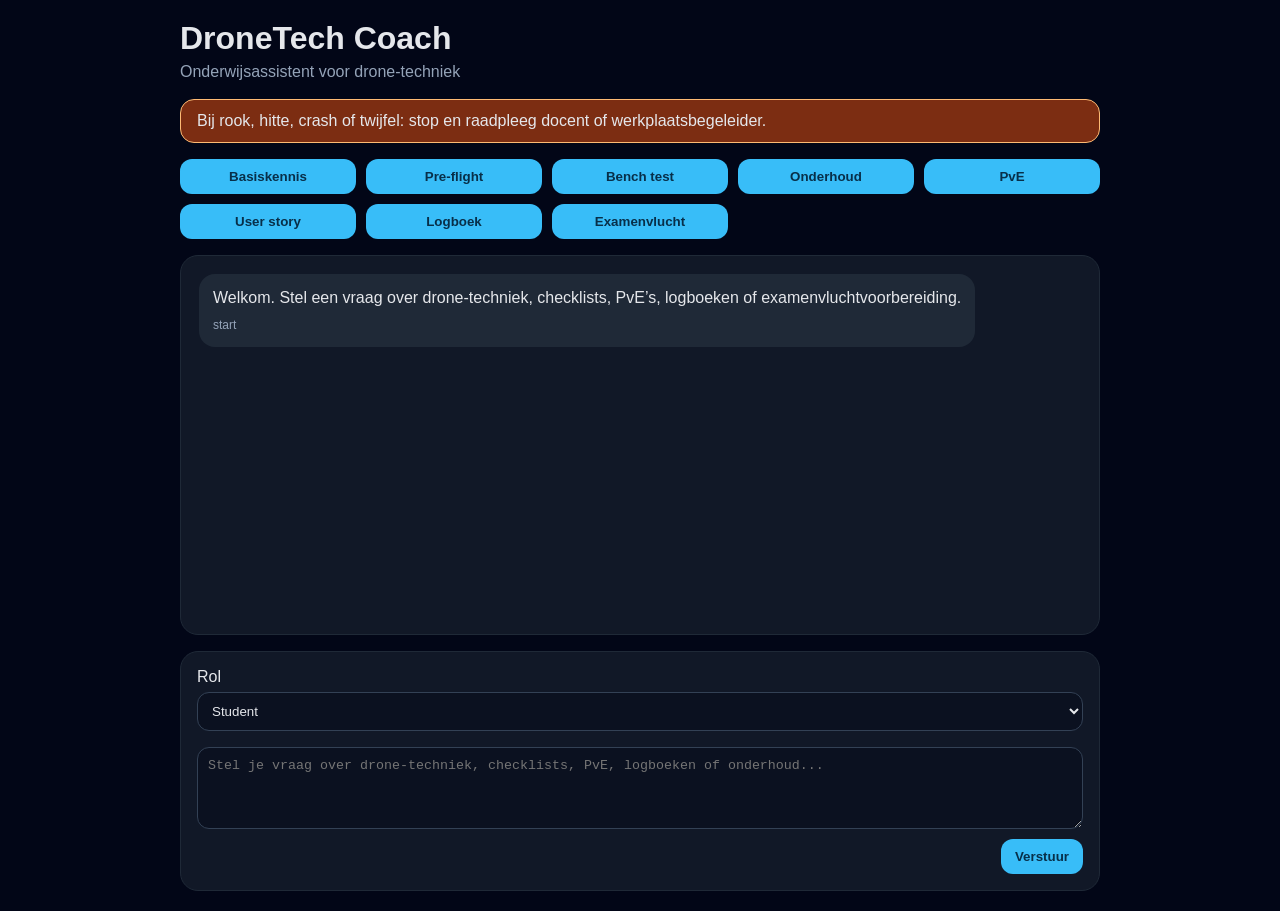
<file: tests/docs/index.html>
<!DOCTYPE html>
<html lang="nl">
<head>
  <meta charset="UTF-8" />
  <meta name="viewport" content="width=device-width, initial-scale=1.0" />
  <title>DroneTech Coach</title>
  <link rel="stylesheet" href="styles.css" />
</head>
<body>
  <div class="app-shell">
    <header class="app-header">
      <div>
        <h1>DroneTech Coach</h1>
        <p>Onderwijsassistent voor drone-techniek</p>
      </div>
    </header>

    <section class="banner warning">
      Bij rook, hitte, crash of twijfel: stop en raadpleeg docent of werkplaatsbegeleider.
    </section>

    <section class="quick-actions">
      <button data-prompt="Wat is een ESC?">Basiskennis</button>
      <button data-prompt="Geef de pre-flight checklist">Pre-flight</button>
      <button data-prompt="Geef de bench test checklist">Bench test</button>
      <button data-prompt="Wat controleer ik na een harde landing?">Onderhoud</button>
      <button data-prompt="Maak een compact PvE-format voor een droneproject">PvE</button>
      <button data-prompt="Maak een user story voor een pre-flight checklist">User story</button>
      <button data-prompt="Geef een logboekformat voor een student">Logboek</button>
      <button data-prompt="Geef een korte examenvluchtvoorbereiding">Examenvlucht</button>
    </section>

    <main id="chat" class="chat"></main>

    <form id="chat-form" class="chat-form">
      <label>
        Rol
        <select id="role-select">
          <option value="student">Student</option>
          <option value="docent">Docent</option>
        </select>
      </label>
      <textarea id="message-input" placeholder="Stel je vraag over drone-techniek, checklists, PvE, logboeken of onderhoud..." rows="4"></textarea>
      <div class="form-actions">
        <button type="submit">Verstuur</button>
      </div>
    </form>
  </div>

  <script src="config.js"></script>
  <script src="app.js"></script>
</body>
</html>
</file>
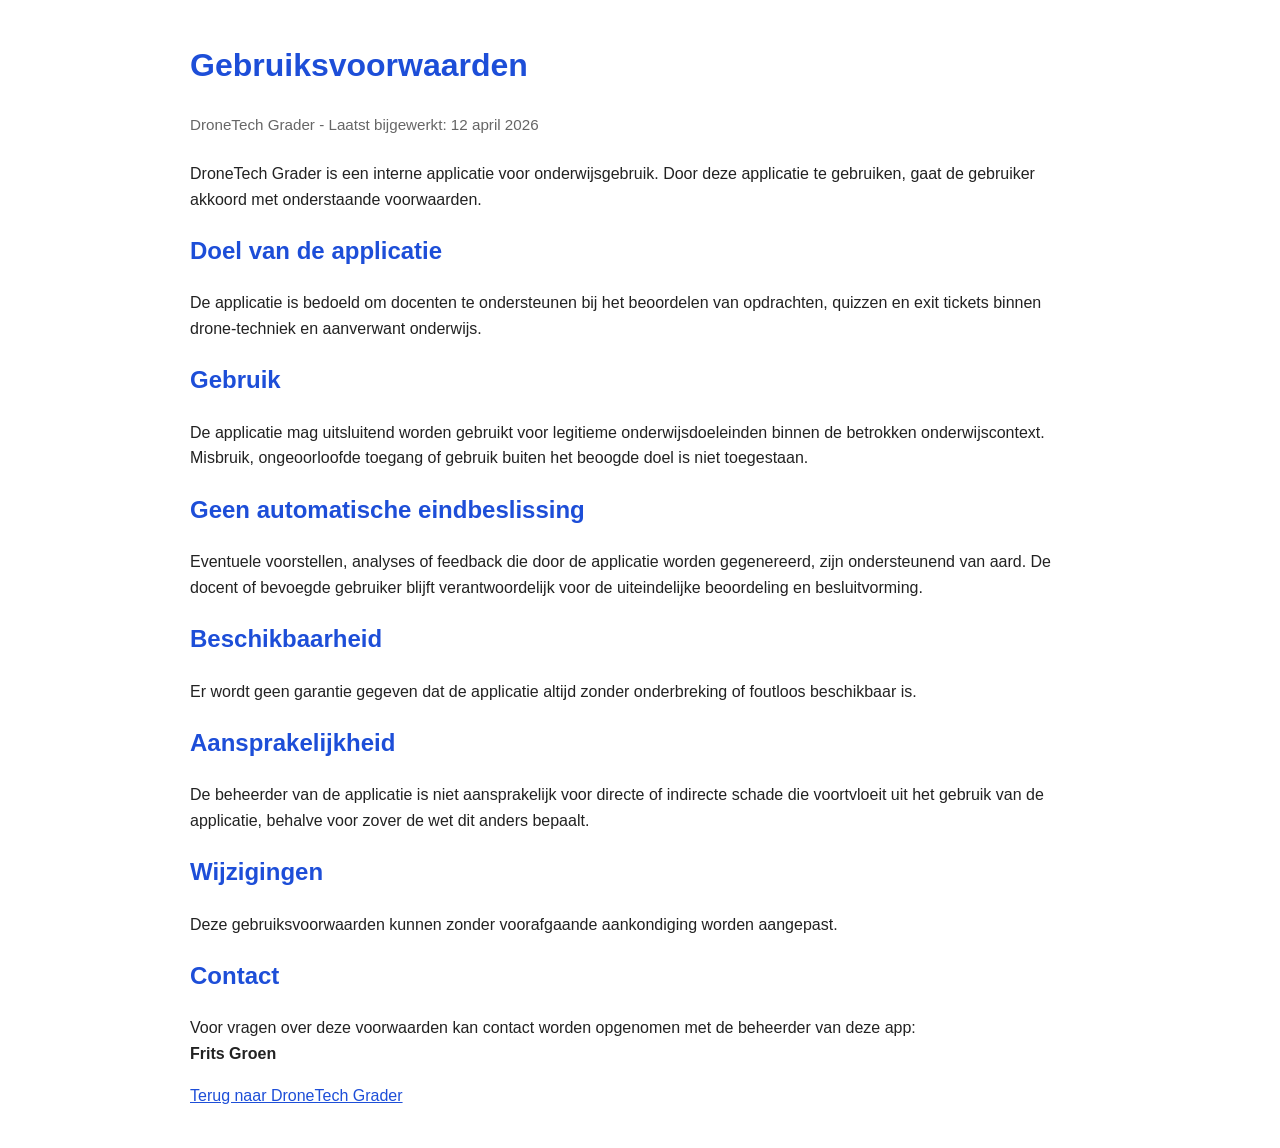
<file: docs/privacy.html>
<!DOCTYPE html>
<html lang="nl">
<head>
  <meta charset="UTF-8" />
  <meta name="viewport" content="width=device-width, initial-scale=1.0" />
  <title>Gebruiksvoorwaarden - DroneTech Grader</title>
  <style>
    body {
      font-family: Arial, sans-serif;
      line-height: 1.6;
      max-width: 900px;
      margin: 40px auto;
      padding: 0 20px;
      color: #222;
      background: #fff;
    }
    h1, h2 {
      color: #1d4ed8;
    }
    a {
      color: #1d4ed8;
    }
    .meta {
      color: #666;
      font-size: 0.95rem;
      margin-bottom: 24px;
    }
  </style>
</head>
<body>
  <h1>Gebruiksvoorwaarden</h1>
  <p class="meta">DroneTech Grader - Laatst bijgewerkt: 12 april 2026</p>

  <p>
    DroneTech Grader is een interne applicatie voor onderwijsgebruik. Door deze applicatie te gebruiken,
    gaat de gebruiker akkoord met onderstaande voorwaarden.
  </p>

  <h2>Doel van de applicatie</h2>
  <p>
    De applicatie is bedoeld om docenten te ondersteunen bij het beoordelen van opdrachten,
    quizzen en exit tickets binnen drone-techniek en aanverwant onderwijs.
  </p>

  <h2>Gebruik</h2>
  <p>
    De applicatie mag uitsluitend worden gebruikt voor legitieme onderwijsdoeleinden binnen de
    betrokken onderwijscontext. Misbruik, ongeoorloofde toegang of gebruik buiten het beoogde
    doel is niet toegestaan.
  </p>

  <h2>Geen automatische eindbeslissing</h2>
  <p>
    Eventuele voorstellen, analyses of feedback die door de applicatie worden gegenereerd,
    zijn ondersteunend van aard. De docent of bevoegde gebruiker blijft verantwoordelijk
    voor de uiteindelijke beoordeling en besluitvorming.
  </p>

  <h2>Beschikbaarheid</h2>
  <p>
    Er wordt geen garantie gegeven dat de applicatie altijd zonder onderbreking of foutloos
    beschikbaar is.
  </p>

  <h2>Aansprakelijkheid</h2>
  <p>
    De beheerder van de applicatie is niet aansprakelijk voor directe of indirecte schade die
    voortvloeit uit het gebruik van de applicatie, behalve voor zover de wet dit anders bepaalt.
  </p>

  <h2>Wijzigingen</h2>
  <p>
    Deze gebruiksvoorwaarden kunnen zonder voorafgaande aankondiging worden aangepast.
  </p>

  <h2>Contact</h2>
  <p>
    Voor vragen over deze voorwaarden kan contact worden opgenomen met de beheerder van deze app:
    <br />
    <strong>Frits Groen</strong>
  </p>

  <p>
    <a href="./">Terug naar DroneTech Grader</a>
  </p>
</body>
</html>
</file>
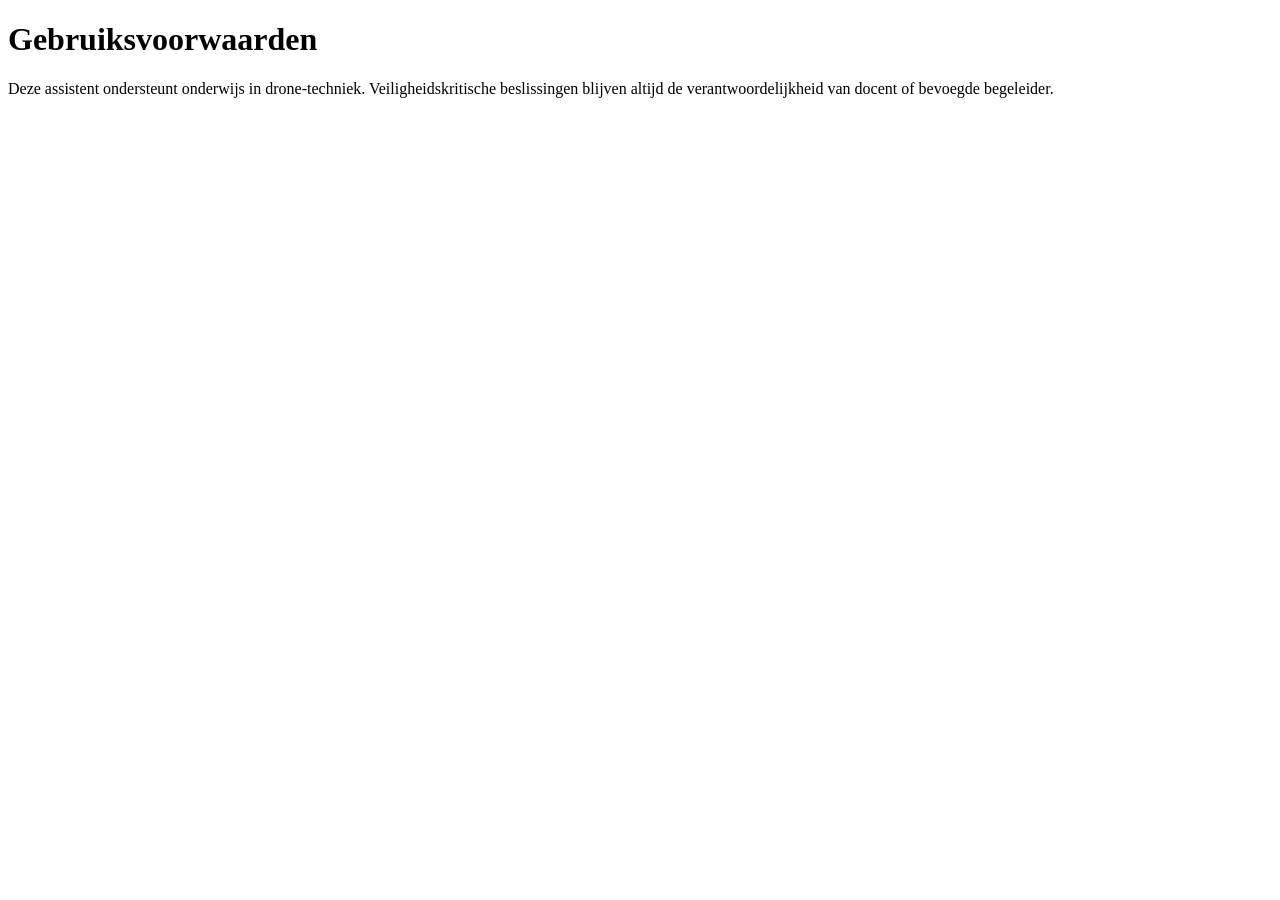
<file: docs/terms.html>
<!DOCTYPE html><html lang="nl"><head><meta charset="utf-8"><title>Gebruiksvoorwaarden</title></head><body><h1>Gebruiksvoorwaarden</h1><p>Deze assistent ondersteunt onderwijs in drone-techniek. Veiligheidskritische beslissingen blijven altijd de verantwoordelijkheid van docent of bevoegde begeleider.</p></body></html>
</file>
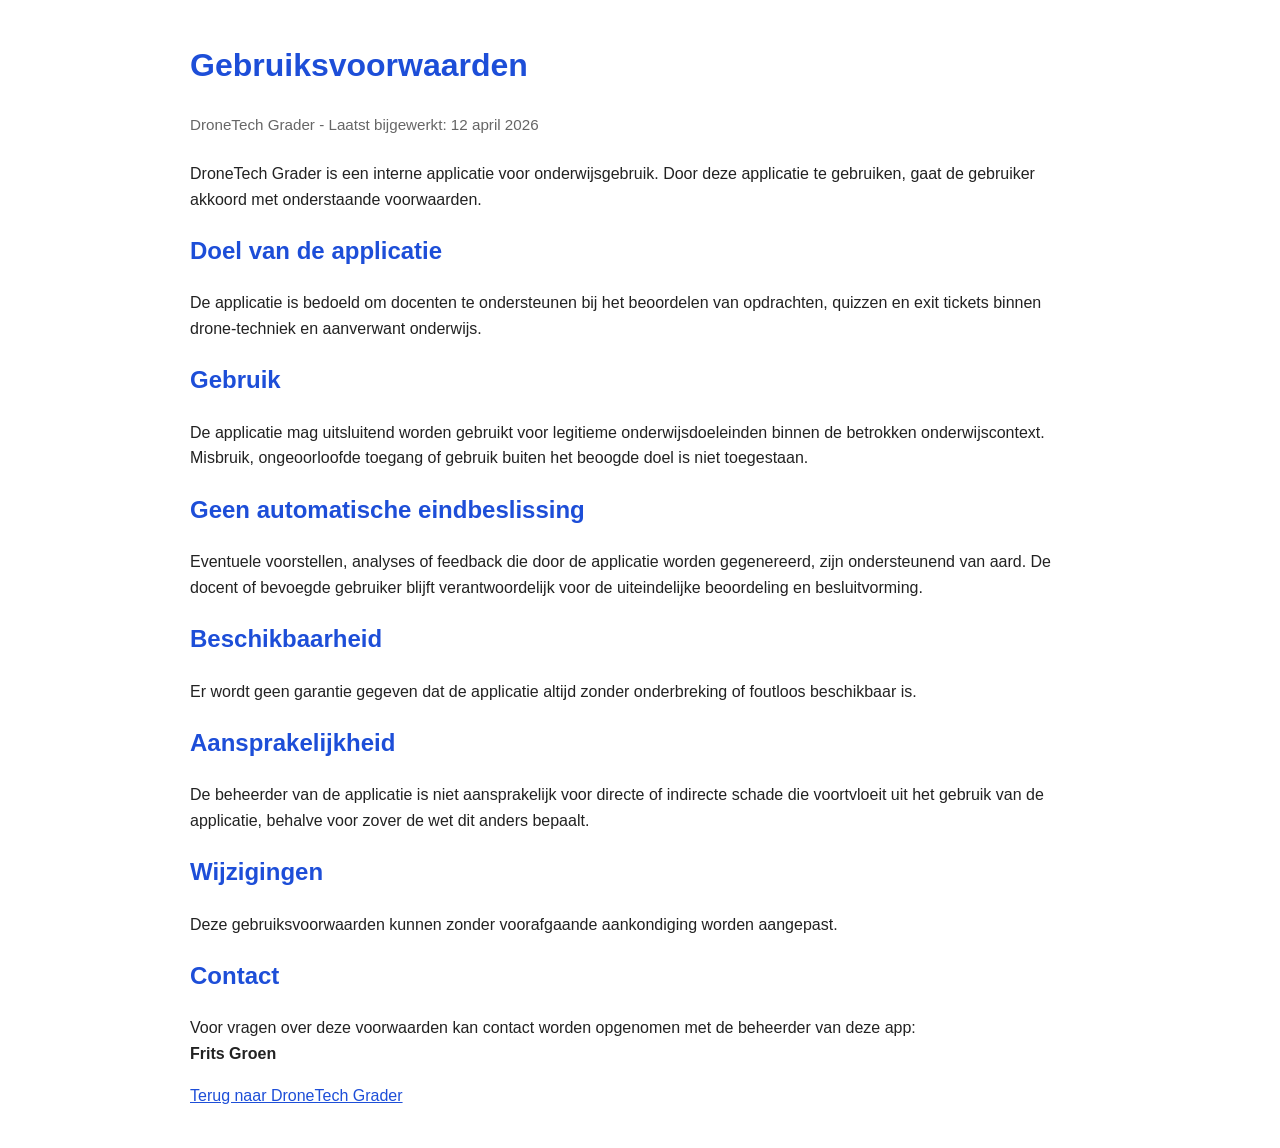
<file: docs/tou.html>
<!DOCTYPE html>
<html lang="nl">
<head>
  <meta charset="UTF-8" />
  <meta name="viewport" content="width=device-width, initial-scale=1.0" />
  <title>Gebruiksvoorwaarden - DroneTech Grader</title>
  <style>
    body {
      font-family: Arial, sans-serif;
      line-height: 1.6;
      max-width: 900px;
      margin: 40px auto;
      padding: 0 20px;
      color: #222;
      background: #fff;
    }
    h1, h2 {
      color: #1d4ed8;
    }
    a {
      color: #1d4ed8;
    }
    .meta {
      color: #666;
      font-size: 0.95rem;
      margin-bottom: 24px;
    }
  </style>
</head>
<body>
  <h1>Gebruiksvoorwaarden</h1>
  <p class="meta">DroneTech Grader - Laatst bijgewerkt: 12 april 2026</p>

  <p>
    DroneTech Grader is een interne applicatie voor onderwijsgebruik. Door deze applicatie te gebruiken,
    gaat de gebruiker akkoord met onderstaande voorwaarden.
  </p>

  <h2>Doel van de applicatie</h2>
  <p>
    De applicatie is bedoeld om docenten te ondersteunen bij het beoordelen van opdrachten,
    quizzen en exit tickets binnen drone-techniek en aanverwant onderwijs.
  </p>

  <h2>Gebruik</h2>
  <p>
    De applicatie mag uitsluitend worden gebruikt voor legitieme onderwijsdoeleinden binnen de
    betrokken onderwijscontext. Misbruik, ongeoorloofde toegang of gebruik buiten het beoogde
    doel is niet toegestaan.
  </p>

  <h2>Geen automatische eindbeslissing</h2>
  <p>
    Eventuele voorstellen, analyses of feedback die door de applicatie worden gegenereerd,
    zijn ondersteunend van aard. De docent of bevoegde gebruiker blijft verantwoordelijk
    voor de uiteindelijke beoordeling en besluitvorming.
  </p>

  <h2>Beschikbaarheid</h2>
  <p>
    Er wordt geen garantie gegeven dat de applicatie altijd zonder onderbreking of foutloos
    beschikbaar is.
  </p>

  <h2>Aansprakelijkheid</h2>
  <p>
    De beheerder van de applicatie is niet aansprakelijk voor directe of indirecte schade die
    voortvloeit uit het gebruik van de applicatie, behalve voor zover de wet dit anders bepaalt.
  </p>

  <h2>Wijzigingen</h2>
  <p>
    Deze gebruiksvoorwaarden kunnen zonder voorafgaande aankondiging worden aangepast.
  </p>

  <h2>Contact</h2>
  <p>
    Voor vragen over deze voorwaarden kan contact worden opgenomen met de beheerder van deze app:
    <br />
    <strong>Frits Groen</strong>
  </p>

  <p>
    <a href="./">Terug naar DroneTech Grader</a>
  </p>
</body>
</html>
</file>
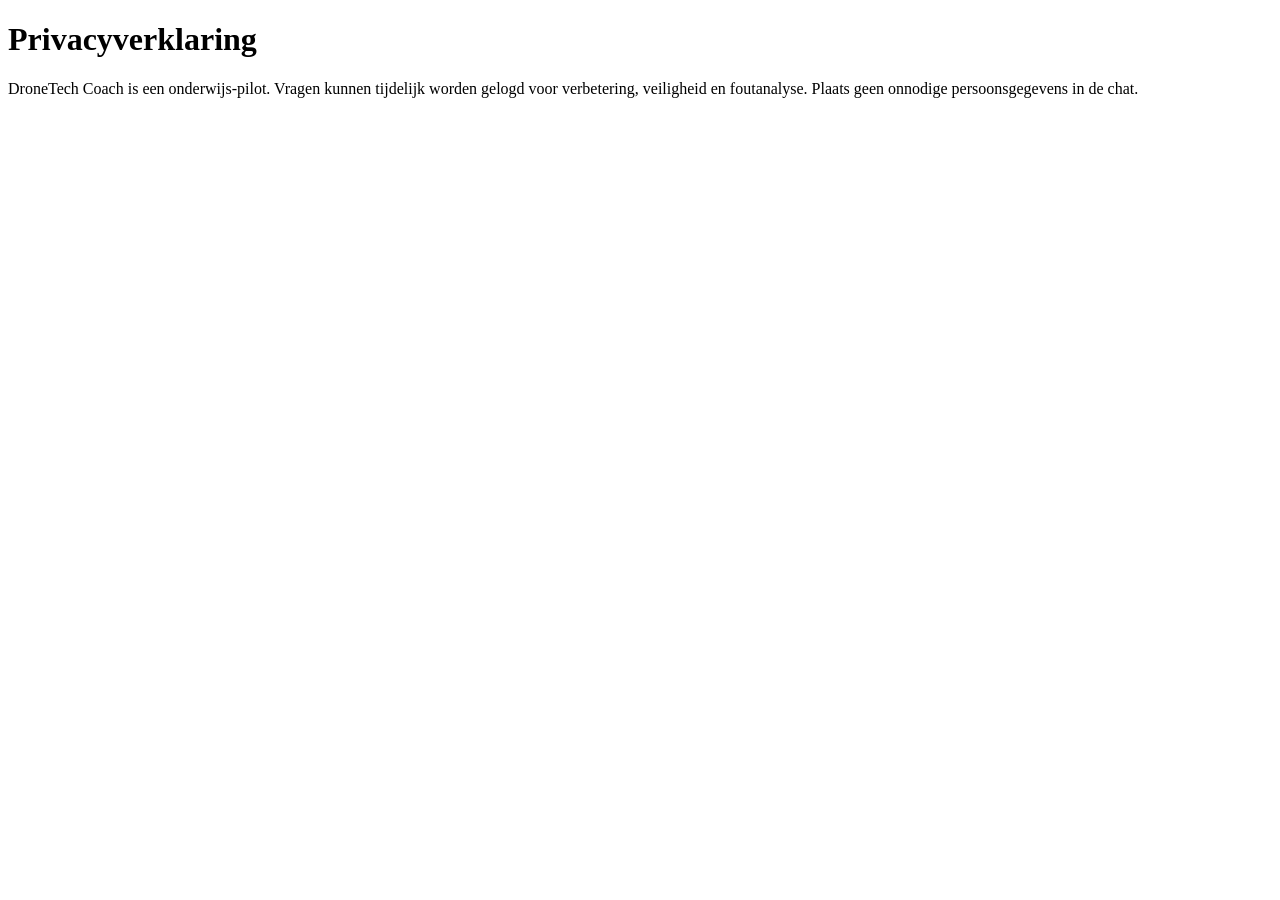
<file: tests/docs/privacy.html>
<!DOCTYPE html><html lang="nl"><head><meta charset="utf-8"><title>Privacy</title></head><body><h1>Privacyverklaring</h1><p>DroneTech Coach is een onderwijs-pilot. Vragen kunnen tijdelijk worden gelogd voor verbetering, veiligheid en foutanalyse. Plaats geen onnodige persoonsgegevens in de chat.</p></body></html>
</file>
<file: tests/docs/styles.css>
:root {
  --bg: #0f172a;
  --panel: #111827;
  --muted: #94a3b8;
  --text: #e5e7eb;
  --accent: #38bdf8;
  --warning: #7c2d12;
  --warning-border: #fdba74;
}

* { box-sizing: border-box; }
body {
  margin: 0;
  font-family: Arial, sans-serif;
  background: #020617;
  color: var(--text);
}
.app-shell {
  max-width: 960px;
  margin: 0 auto;
  padding: 20px;
}
.app-header h1 { margin: 0 0 6px; }
.app-header p { margin: 0 0 18px; color: var(--muted); }
.banner {
  border-radius: 14px;
  padding: 12px 16px;
  margin-bottom: 16px;
}
.warning {
  background: var(--warning);
  border: 1px solid var(--warning-border);
}
.quick-actions {
  display: grid;
  grid-template-columns: repeat(auto-fit, minmax(150px, 1fr));
  gap: 10px;
  margin-bottom: 16px;
}
.quick-actions button,
.chat-form button {
  border: none;
  border-radius: 12px;
  padding: 10px 14px;
  background: var(--accent);
  color: #082f49;
  font-weight: 700;
  cursor: pointer;
}
.chat {
  background: var(--panel);
  border: 1px solid #1f2937;
  border-radius: 18px;
  min-height: 380px;
  padding: 18px;
  display: flex;
  flex-direction: column;
  gap: 12px;
  margin-bottom: 16px;
}
.message {
  padding: 12px 14px;
  border-radius: 16px;
  line-height: 1.45;
  white-space: pre-wrap;
}
.message.user {
  align-self: flex-end;
  background: #1d4ed8;
  max-width: 80%;
}
.message.assistant {
  align-self: flex-start;
  background: #1f2937;
  max-width: 90%;
}
.message .meta {
  display: block;
  margin-top: 8px;
  color: var(--muted);
  font-size: 12px;
}
.chat-form {
  display: grid;
  gap: 10px;
  background: var(--panel);
  border: 1px solid #1f2937;
  border-radius: 18px;
  padding: 16px;
}
.chat-form select,
.chat-form textarea {
  width: 100%;
  margin-top: 6px;
  background: #0b1120;
  color: var(--text);
  border: 1px solid #334155;
  border-radius: 12px;
  padding: 10px;
}
.form-actions {
  display: flex;
  justify-content: flex-end;
}
</file>
